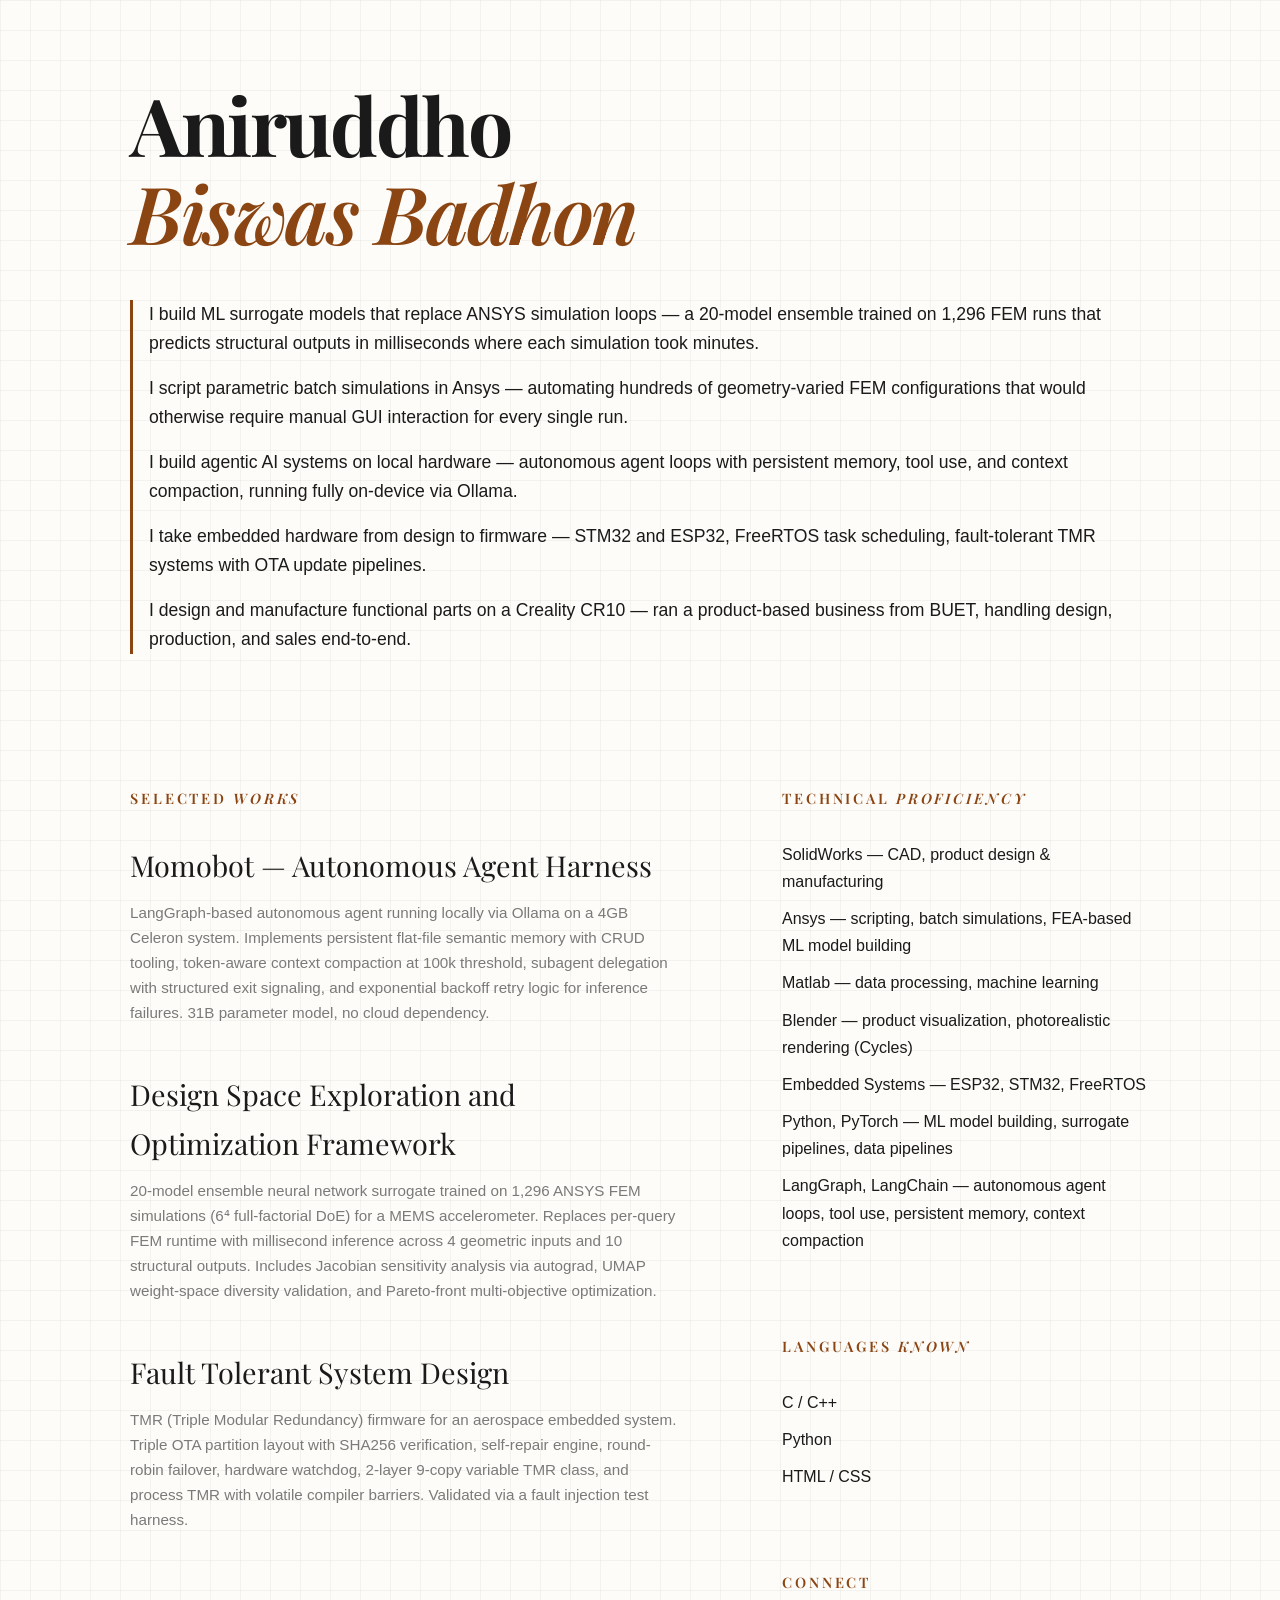
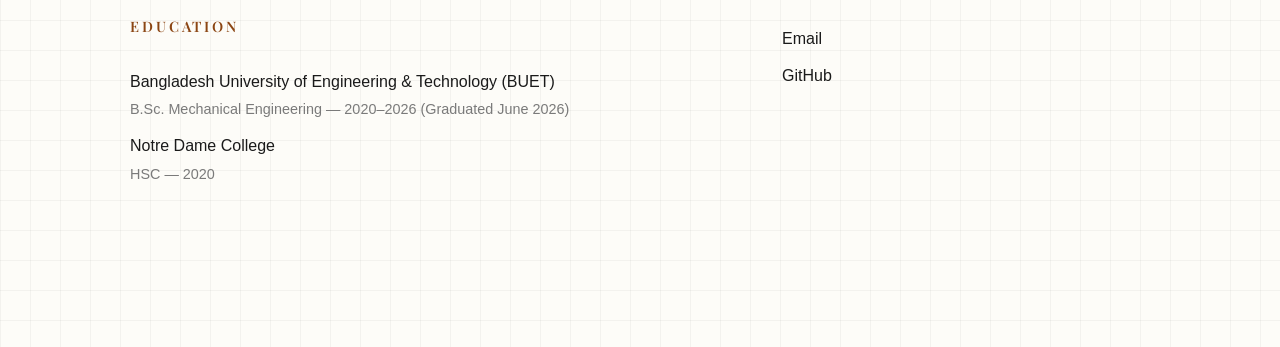
<file: index.html>
<!DOCTYPE html>
<html lang="en">

<head>
    <meta charset="UTF-8">
    <meta name="viewport" content="width=device-width, initial-scale=1.0">
    <title>Aniruddho Biswas Badhon</title>
    <link
        href="https://fonts.googleapis.com/css2?family=Playfair+Display:ital,wght@0,400;0,600;0,700;1,600&family=Inter:wght@300;400;600&display=swap"
        rel="stylesheet">
    <link rel="stylesheet" href="style.css">
</head>

<body>
    <div class="container">
        <header class="reveal">
            <h1 class="serif-display">Aniruddho <br><span class="calligraphic">Biswas Badhon</span></h1>
            <div class="tagline">
                <ul>
                    <li>I build ML surrogate models that replace ANSYS simulation loops — a 20-model ensemble trained on
                        1,296 FEM runs that predicts structural outputs in milliseconds where each simulation took
                        minutes.</li>
                    <li>I script parametric batch simulations in Ansys — automating hundreds of geometry-varied FEM
                        configurations that would otherwise require manual GUI interaction for every single run.</li>
                    <li>I build agentic AI systems on local hardware — autonomous agent loops with persistent memory,
                        tool use, and context compaction, running fully on-device via Ollama.</li>
                    <li>I take embedded hardware from design to firmware — STM32 and ESP32, FreeRTOS task scheduling,
                        fault-tolerant TMR systems with OTA update pipelines.</li>
                    <li>I design and manufacture functional parts on a Creality CR10 — ran a product-based business from
                        BUET, handling design, production, and sales end-to-end.</li>
                </ul>
            </div>
        </header>

        <div class="grid">
            <div class="main-col">
                <section class="reveal">
                    <h2 class="serif-display">Selected <span class="calligraphic">Works</span></h2>
                    <ul class="project-list">
                        <li class="serif-display">
                            <a href="momobot.html">Momobot — Autonomous Agent Harness</a>
                            <span class="project-desc">
                                LangGraph-based autonomous agent running locally via Ollama on a 4GB Celeron system.
                                Implements persistent flat-file semantic memory with CRUD tooling, token-aware context
                                compaction at 100k threshold, subagent delegation with structured exit signaling, and
                                exponential backoff retry logic for inference failures. 31B parameter model, no cloud
                                dependency.
                            </span>
                        </li>
                        <li class="serif-display">
                            <a href="surrogate-model.html">Design Space Exploration and Optimization Framework</a>
                            <span class="project-desc">
                                20-model ensemble neural network surrogate trained on 1,296 ANSYS FEM simulations
                                (6&#8308; full-factorial DoE) for a MEMS accelerometer. Replaces per-query FEM runtime
                                with millisecond inference across 4 geometric inputs and 10 structural outputs. Includes
                                Jacobian sensitivity analysis via autograd, UMAP weight-space diversity validation, and
                                Pareto-front multi-objective optimization.
                            </span>
                        </li>
                        <li class="serif-display">
                            <a href="fault-tolerant.html">Fault Tolerant System Design</a>
                            <span class="project-desc">
                                TMR (Triple Modular Redundancy) firmware for an aerospace embedded system. Triple OTA
                                partition layout with SHA256 verification, self-repair engine, round-robin failover,
                                hardware watchdog, 2-layer 9-copy variable TMR class, and process TMR with volatile
                                compiler barriers. Validated via a fault injection test harness.
                            </span>
                        </li>
                    </ul>
                </section>

                <section class="reveal">
                    <h2 class="serif-display">Education</h2>
                    <ul class="meta-list">
                        <li>Bangladesh University of Engineering &amp; Technology (BUET)<br>
                            <span style="color:var(--muted);font-size:0.9rem">B.Sc. Mechanical Engineering —
                                2020–2026 (Graduated June 2026)</span>
                        </li>
                        <li>Notre Dame College<br>
                            <span style="color:var(--muted);font-size:0.9rem">HSC — 2020</span>
                        </li>
                    </ul>
                </section>
            </div>

            <div class="side-col">
                <section class="reveal">
                    <h2 class="serif-display">Technical <span class="calligraphic">Proficiency</span></h2>
                    <ul class="meta-list">
                        <li>SolidWorks — CAD, product design &amp; manufacturing</li>
                        <li><a href="ansys.html">Ansys</a> — scripting, batch simulations, FEA-based ML model building
                        </li>
                        <li><a href="matlab.html">Matlab</a> — data processing, machine learning</li>
                        <li>Blender — product visualization, photorealistic rendering (Cycles)</li>
                        <li>Embedded Systems — ESP32, STM32, FreeRTOS</li>
                        <li>Python, PyTorch — ML model building, surrogate pipelines, data pipelines</li>
                        <li>LangGraph, LangChain — autonomous agent loops, tool use, persistent memory, context
                            compaction</li>
                    </ul>
                </section>

                <section class="reveal">
                    <h2 class="serif-display">Languages <span class="calligraphic">Known</span></h2>
                    <ul class="meta-list">
                        <li>C / C++</li>
                        <li>Python</li>
                        <li>HTML / CSS</li>
                    </ul>
                </section>

                <section class="reveal">
                    <h2 class="serif-display">Connect</h2>
                    <ul class="meta-list contact-info">
                        <li><a href="mailto:aniruddh5502@gmail.com">Email</a></li>
                        <li><a href="https://github.com/Aniruddh5502" target="_blank" rel="noopener">GitHub</a></li>
                    </ul>
                </section>
            </div>
        </div>
    </div>

    <script>
        const observerOptions = {
            threshold: 0.1
        };

        const observer = new IntersectionObserver((entries) => {
            entries.forEach(entry => {
                if (entry.isIntersecting) {
                    entry.target.classList.add('active');
                }
            });
        }, observerOptions);

        document.querySelectorAll('.reveal').forEach(el => observer.observe(el));
    </script>
</body>

</html>
</file>
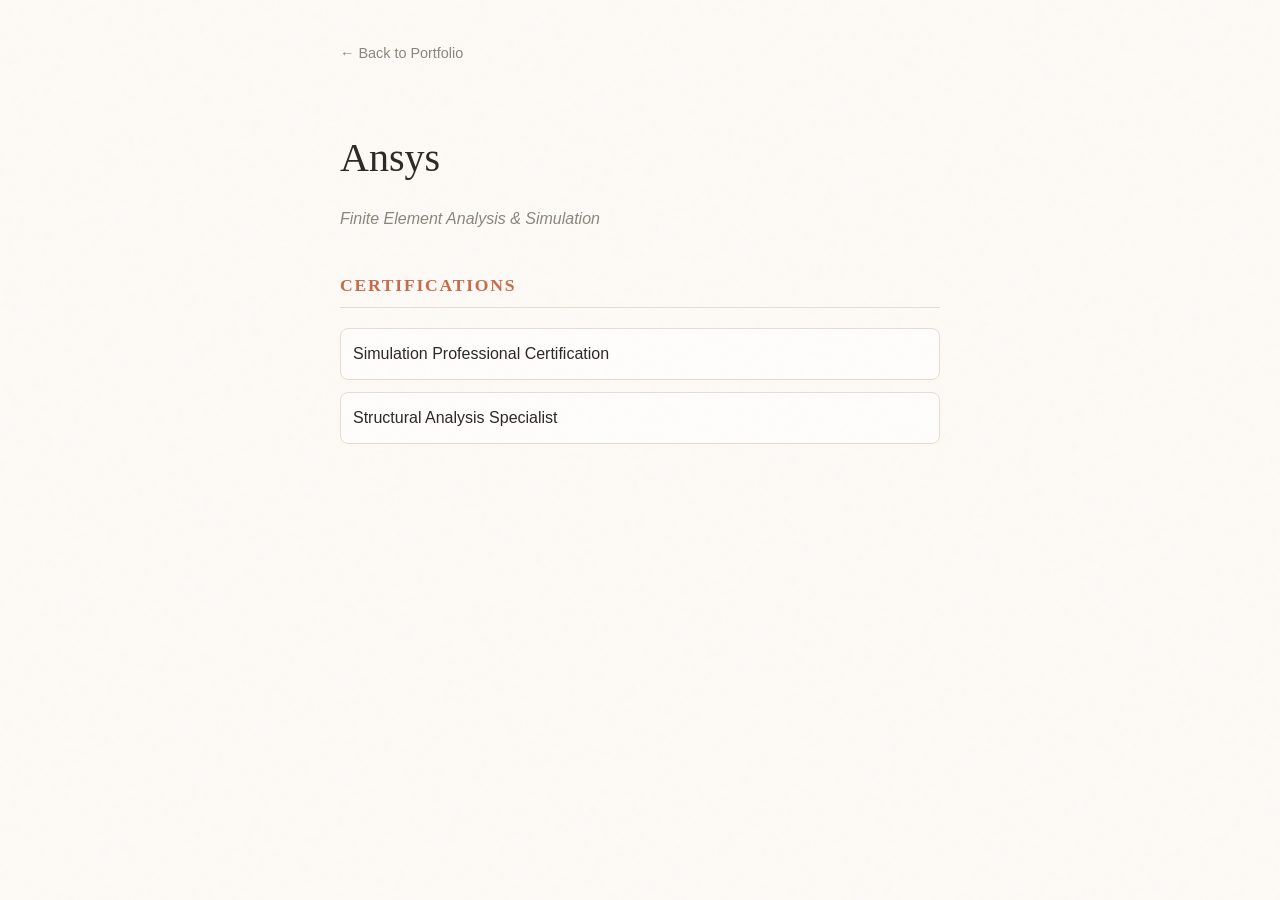
<file: ansys.html>
<!DOCTYPE html>
<html lang="en">
<head>
    <meta charset="UTF-8">
    <meta name="viewport" content="width=device-width, initial-scale=1.0">
    <title>Ansys — Aniruddho Biswas Badhon</title>
    <style>
        :root {
            --bg: #fdfaf6;
            --fg: #2d2a26;
            --accent: #c66b4d;
            --muted: #8c857d;
            --border: #e5ddd3;
            --serif: 'Georgia', 'Times New Roman', serif;
            --sans: 'Segoe UI', Tahoma, Geneva, Verdana, sans-serif;
        }

        body {
            background-color: var(--bg);
            color: var(--fg);
            font-family: var(--sans);
            margin: 0;
            padding: 40px 20px;
            display: flex;
            justify-content: center;
            line-height: 1.6;
        }

        .container {
            max-width: 600px;
            width: 100%;
            animation: fadeIn 0.6s ease-out;
        }

        @keyframes fadeIn {
            from { opacity: 0; transform: translateY(10px); }
            to { opacity: 1; transform: translateY(0); }
        }

        nav {
            margin-bottom: 60px;
        }

        nav a {
            color: var(--muted);
            text-decoration: none;
            font-size: 0.9rem;
            transition: color 0.2s ease;
        }

        nav a:hover {
            color: var(--accent);
        }

        h1 {
            font-family: var(--serif);
            font-size: 2.5rem;
            font-weight: 400;
            margin: 0 0 10px 0;
            color: var(--fg);
        }

        .subtitle {
            color: var(--muted);
            margin-bottom: 40px;
            font-style: italic;
        }

        h2 {
            font-family: var(--serif);
            font-size: 1.1rem;
            text-transform: uppercase;
            letter-spacing: 0.1em;
            color: var(--accent);
            border-bottom: 1px solid var(--border);
            padding-bottom: 8px;
            margin-bottom: 20px;
        }

        ul {
            list-style: none;
            padding: 0;
        }

        li {
            margin-bottom: 12px;
            padding: 12px;
            border: 1px solid var(--border);
            border-radius: 8px;
            transition: all 0.2s ease;
            background: rgba(255,255,255,0.5);
        }

        li:hover {
            border-color: var(--accent);
            transform: translateY(-2px);
            box-shadow: 0 4px 12px rgba(0,0,0,0.03);
        }

        body::before {
            content: "";
            position: fixed;
            top: 0; left: 0; width: 100%; height: 100%;
            opacity: 0.03;
            z-index: -1;
            pointer-events: none;
            background-image: url("data:image/svg+xml,%3Csvg viewBox='0 0 200 200' xmlns='http://www.w3.org/2000/svg'%3E%3Cfilter id='noiseFilter'%3E%3CfeTurbulence type='fractalNoise' baseFrequency='0.65536' numOctaves='3' stitchTiles='stitch'/%3E%3C/filter%3E%3Crect width='100%25' height='100%25' filter='url(%23noiseFilter)'/%3E%3C/svg%3E");
        }
    </style>
</head>
<body>
    <div class="container">
        <nav>
            <a href="index.html">← Back to Portfolio</a>
        </nav>

        <header>
            <h1>Ansys</h1>
            <p class="subtitle">Finite Element Analysis & Simulation</p>
        </header>

        <section>
            <h2>Certifications</h2>
            <ul>
                <li>Simulation Professional Certification</li>
                <li>Structural Analysis Specialist</li>
            </ul>
        </section>
    </div>
</body>
</html>
</file>
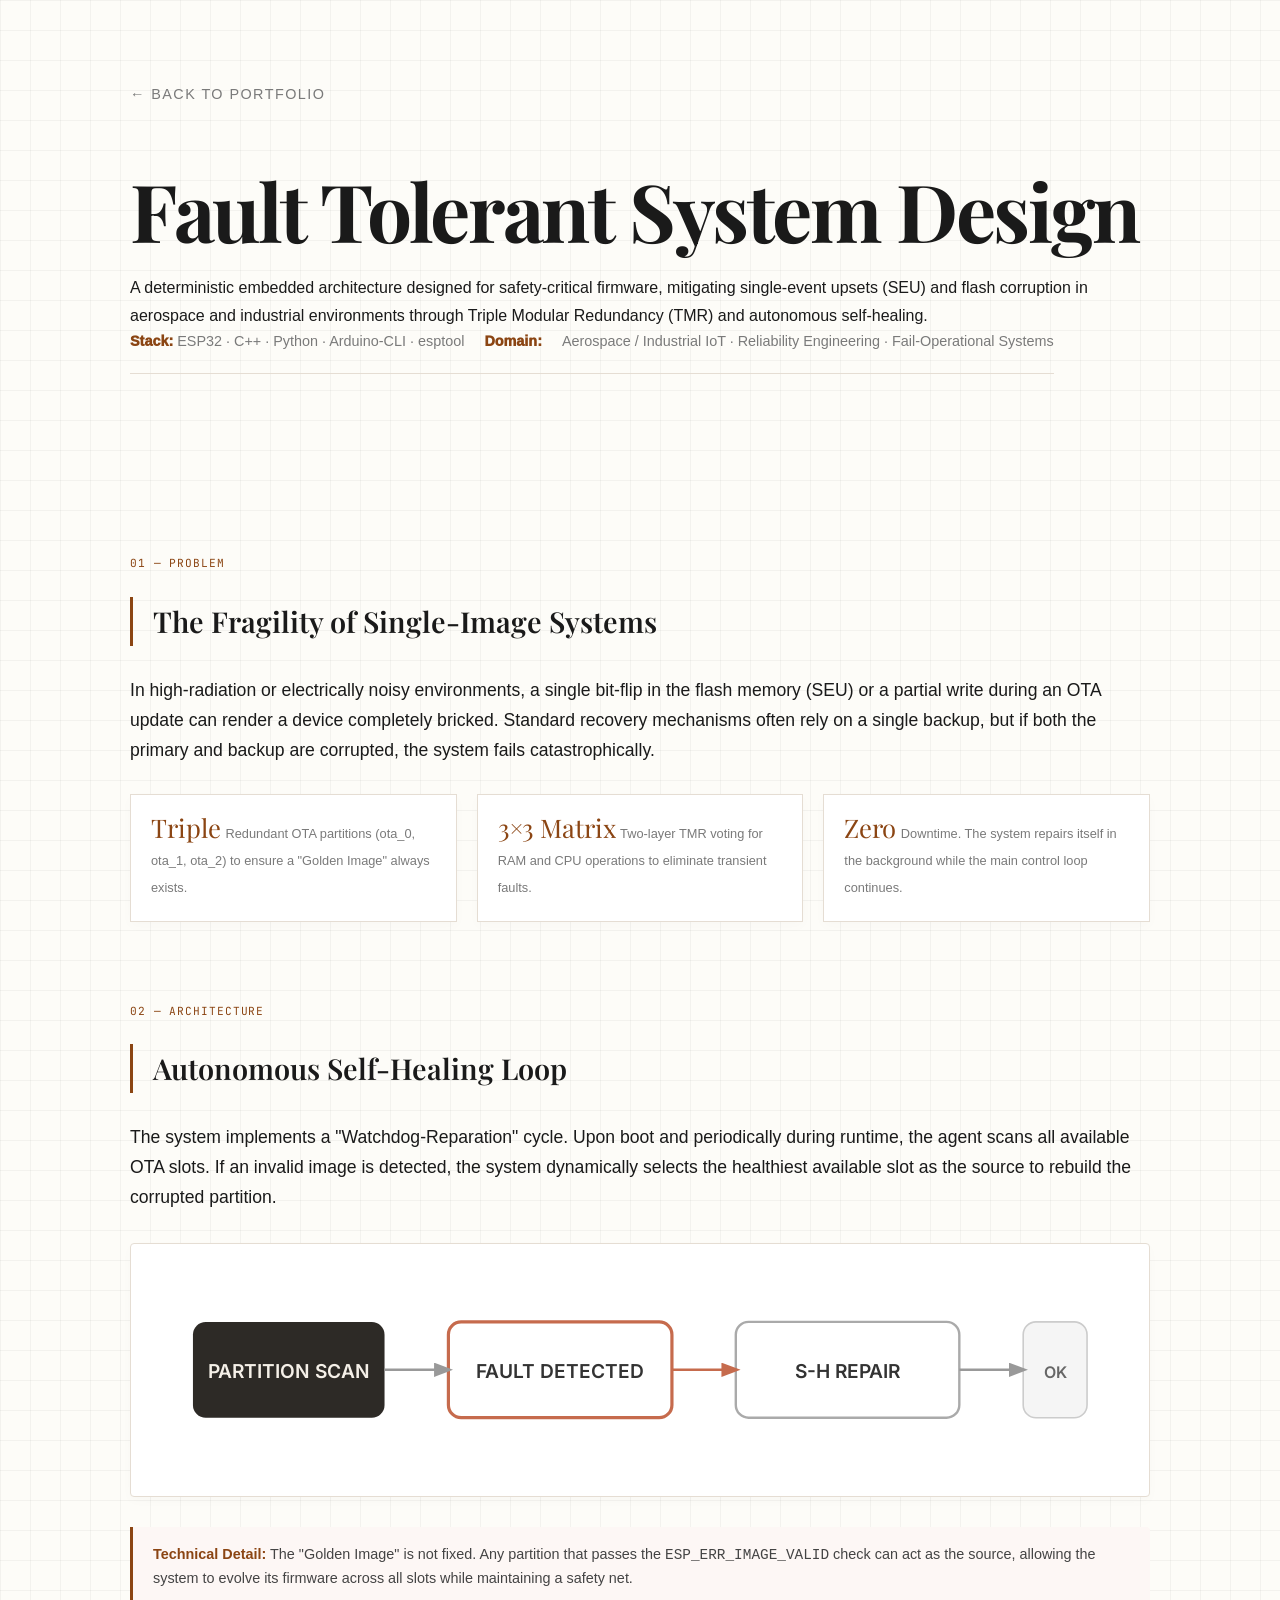
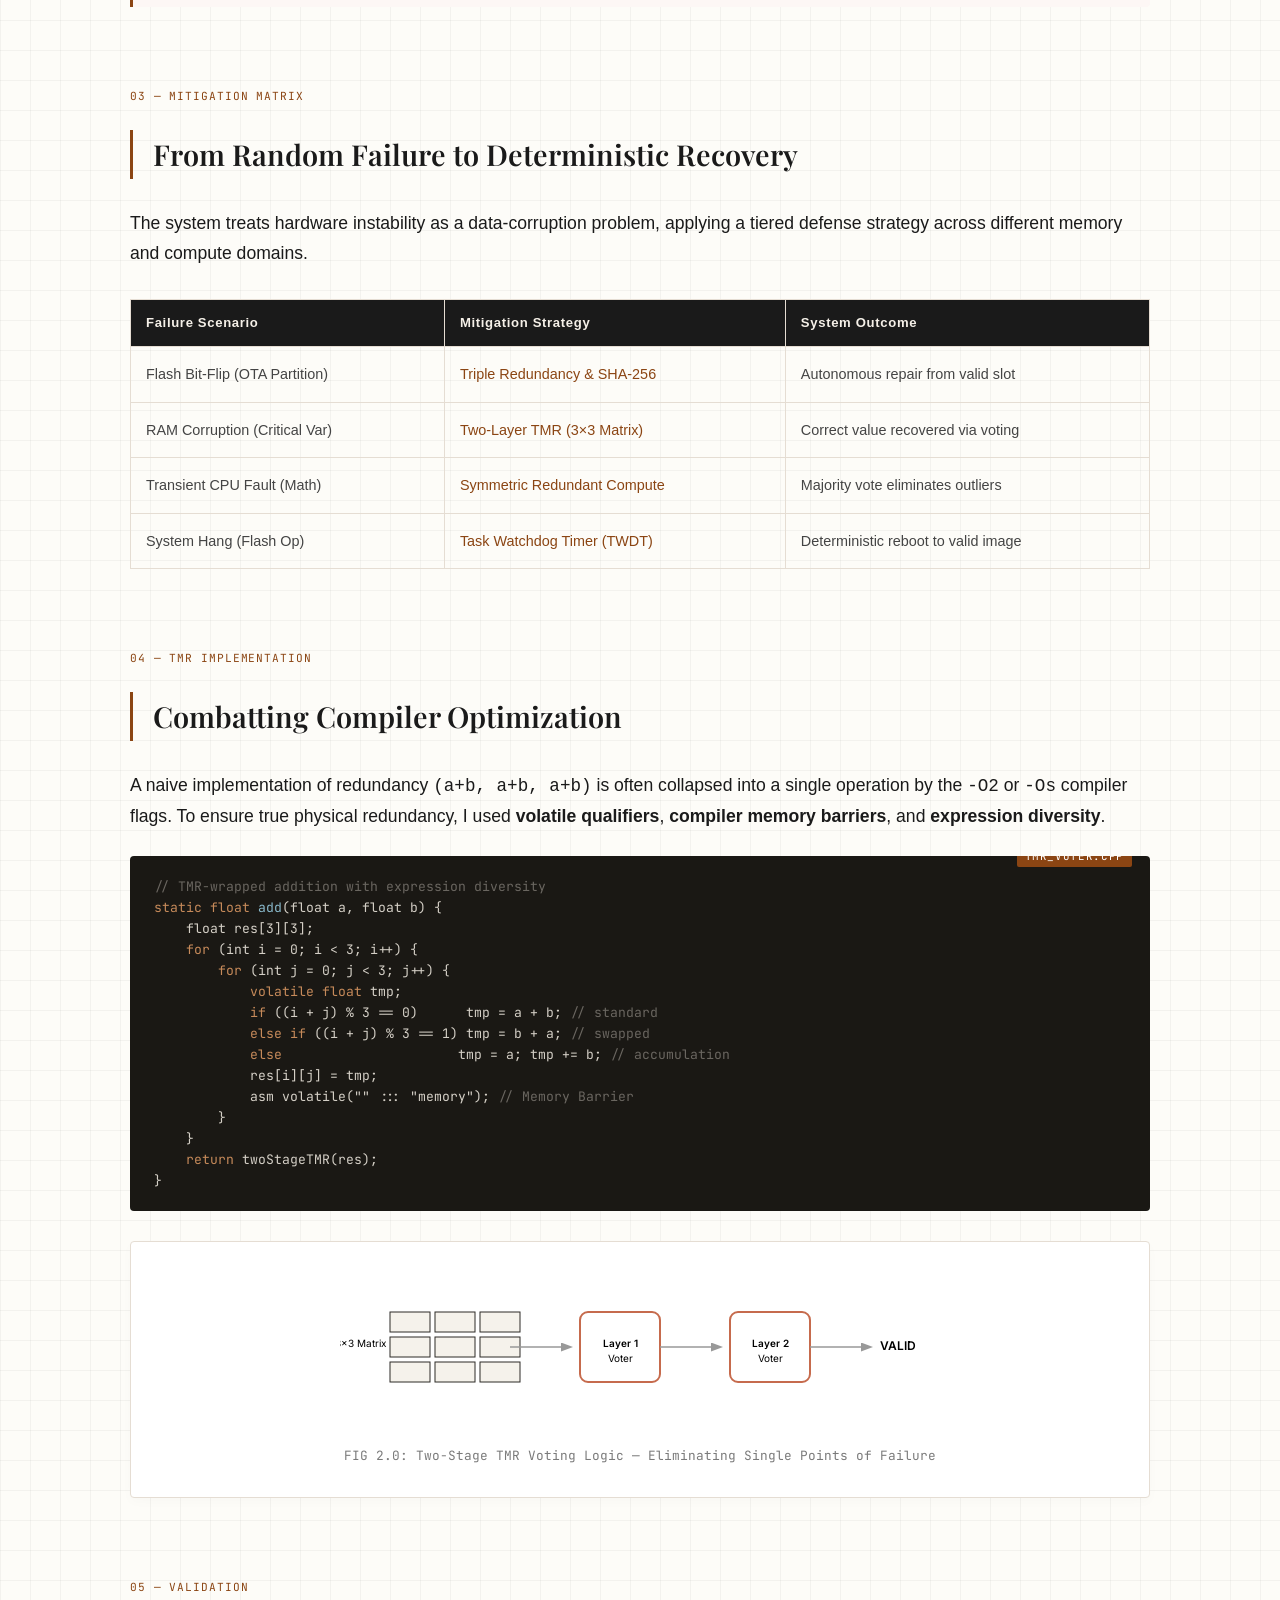
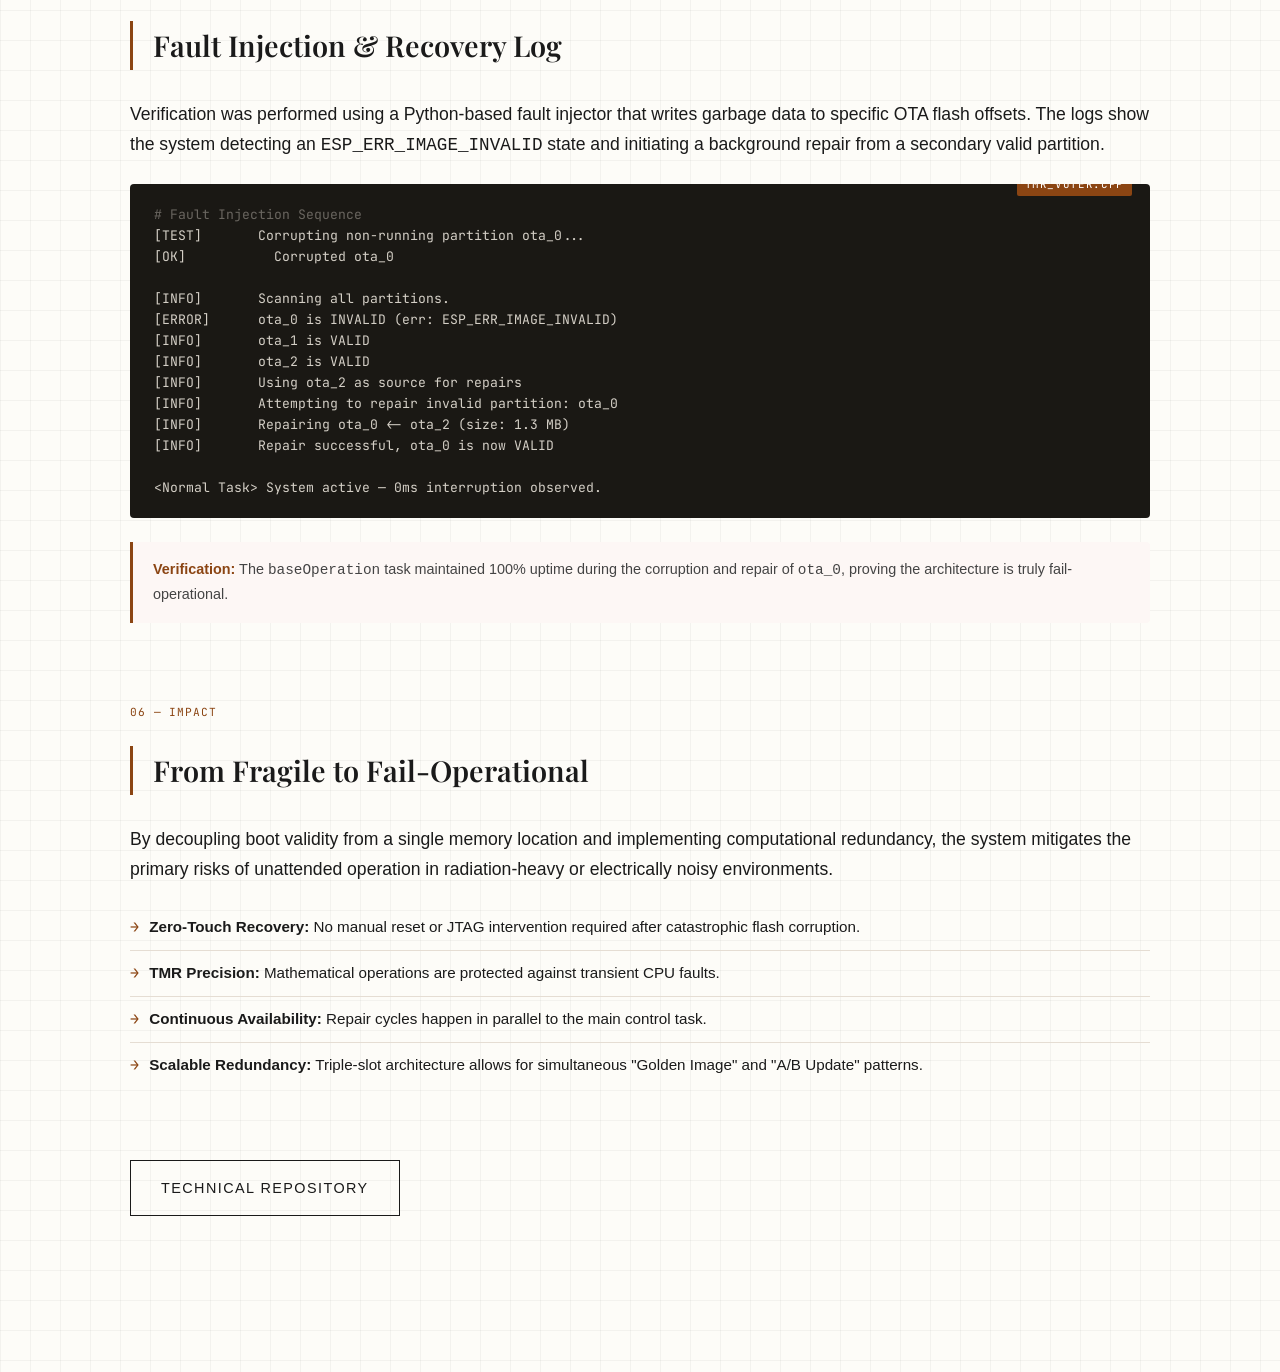
<file: fault-tolerant.html>
<!DOCTYPE html>
<html lang="en">

<head>
    <meta charset="UTF-8">
    <meta name="viewport" content="width=device-width, initial-scale=1.0">
    <title>Fault Tolerant System Design — Aniruddho Biswas Badhon</title>
    <link
        href="https://fonts.googleapis.com/css2?family=Playfair+Display:ital,wght@0,400;0,600;1,400&family=Inter:wght@300;400;500;600&family=JetBrains+Mono:wght@400;500&display=swap"
        rel="stylesheet">
    <link rel="stylesheet" href="style.css">
    <style>
        /* ── Decision Flow ── */
        .decision-flow {
            background: #fff;
            border: 1px solid var(--border);
            padding: 30px;
            border-radius: 4px;
            margin: 30px 0;
            box-shadow: 0 4px 12px rgba(0, 0, 0, 0.02);
            overflow-x: auto;
        }

        .decision-flow svg {
            display: block;
            margin: 0 auto;
            max-width: 100%;
        }

        /* ── Callout box ── */
        .callout {
            border-left: 3px solid var(--accent);
            background: #fdf7f5;
            padding: 1rem 1.25rem;
            margin: 1.5rem 0;
            border-radius: 0 4px 4px 0;
        }

        .callout p {
            margin: 0;
            font-size: 0.9rem;
            color: #444;
            line-height: 1.65;
        }

        .callout strong {
            color: var(--accent);
        }

        /* ── Section number badge ── */
        .section-num {
            font-family: var(--mono);
            font-size: 0.7rem;
            color: var(--accent);
            letter-spacing: 0.08em;
            text-transform: uppercase;
            margin-bottom: 0.4rem;
            display: block;
        }

        /* ── Metrics table ── */
        .perf-table {
            font-size: 0.9rem;
        }

        .perf-table th {
            background: var(--fg) !important;
            color: #f5f0e8 !important;
            font-family: var(--sans) !important;
            font-size: 0.82rem;
            letter-spacing: 0.05em;
            padding: 12px 15px;
        }

        .perf-table td {
            color: #444;
        }

        .perf-table tr:hover td {
            background: #fdf7f5;
        }

        /* ── Code block ── */
        .code-block {
            background: #1a1814;
            border-radius: 4px;
            padding: 1.25rem 1.5rem;
            margin: 1.5rem 0;
            overflow-x: auto;
            position: relative;
        }

        .code-block::before {
            content: "TMR_VOTER.CPP";
            position: absolute;
            top: -11px;
            right: 18px;
            font-family: var(--mono);
            font-size: 0.68rem;
            background: var(--accent);
            color: #fff;
            padding: 2px 8px;
            border-radius: 2px;
            letter-spacing: 0.06em;
        }

        .code-block pre {
            margin: 0;
            font-family: var(--mono);
            font-size: 0.82rem;
            line-height: 1.6;
            color: #d4cfc6;
        }

        .code-block .comment { color: #6a6660; }
        .code-block .keyword { color: #c68a5a; }
        .code-block .fn { color: #8abacc; }

        /* ── Impact stat cards ── */
        .impact-row {
            display: grid;
            grid-template-columns: 1fr 1fr 1fr;
            gap: 1.25rem;
            margin: 1.75rem 0;
        }

        @media (max-width: 640px) {
            .impact-row { grid-template-columns: 1fr; }
        }

        .impact-card {
            border: 1px solid var(--border);
            padding: 1.25rem;
            background: #fff;
            box-shadow: 0 4px 12px rgba(0, 0, 0, 0.02);
        }

        .impact-card .metric {
            font-family: var(--serif);
            font-size: 1.6rem;
            color: var(--accent);
            line-height: 1;
            margin-bottom: 0.4rem;
        }

        .impact-card .label {
            font-family: var(--sans);
            font-size: 0.8rem;
            color: var(--muted);
            line-height: 1.4;
        }

        .impact-list {
            list-style: none;
            padding: 0;
            margin: 1rem 0 2rem;
        }

        .impact-list li {
            padding: 0.6rem 0 0.6rem 1.2rem;
            border-bottom: 1px solid var(--border);
            font-size: 0.95rem;
            color: var(--fg);
            position: relative;
        }

        .impact-list li::before {
            content: "→";
            position: absolute;
            left: 0;
            color: var(--accent);
            font-family: var(--mono);
        }

        .impact-list li:last-child { border-bottom: none; }
    </style>
</head>

<body>
    <div class="container">
        <a href="index.html" class="back-link">← Back to Portfolio</a>

        <!-- ══ HEADER ══ -->
        <header class="reveal">
            <h1>Fault Tolerant System Design</h1>
            <div class="reliability-statement">
                A deterministic embedded architecture designed for safety-critical firmware, mitigating single-event upsets (SEU) and flash corruption in aerospace and industrial environments through Triple Modular Redundancy (TMR) and autonomous self-healing.
            </div>
            <div class="project-meta">
                <span><span class="tag">Stack:</span> ESP32 · C++ · Python · Arduino-CLI · esptool</span>
                <span class="tag">Domain:</span> Aerospace / Industrial IoT · Reliability Engineering · Fail-Operational Systems
            </div>
        </header>

        <!-- ══ 01. PROBLEM ══ -->
        <div class="content-section reveal">
            <span class="section-num">01 — Problem</span>
            <h2>The Fragility of Single-Image Systems</h2>
            <p>
                In high-radiation or electrically noisy environments, a single bit-flip in the flash memory (SEU) or a partial write during an OTA update can render a device completely bricked. Standard recovery mechanisms often rely on a single backup, but if both the primary and backup are corrupted, the system fails catastrophically.
            </p>

            <div class="impact-row">
                <div class="impact-card">
                    <span class="metric">Triple</span>
                    <span class="label">Redundant OTA partitions (ota_0, ota_1, ota_2) to ensure a "Golden Image" always exists.</span>
                </div>
                <div class="impact-card">
                    <span class="metric">3×3 Matrix</span>
                    <span class="label">Two-layer TMR voting for RAM and CPU operations to eliminate transient faults.</span>
                </div>
                <div class="impact-card">
                    <span class="metric">Zero</span>
                    <span class="label">Downtime. The system repairs itself in the background while the main control loop continues.</span>
                </div>
            </div>
        </div>

        <!-- ══ 02. ARCHITECTURE ══ -->
        <div class="content-section reveal">
            <span class="section-num">02 — Architecture</span>
            <h2>Autonomous Self-Healing Loop</h2>
            <p>
                The system implements a "Watchdog-Reparation" cycle. Upon boot and periodically during runtime, the agent scans all available OTA slots. If an invalid image is detected, the system dynamically selects the healthiest available slot as the source to rebuild the corrupted partition.
            </p>

            <div class="decision-flow">
                <svg viewBox="0 0 600 120" xmlns="http://www.w3.org/2000/svg" font-family="Inter, sans-serif">
                    <defs>
                        <marker id="ah" markerWidth="8" markerHeight="8" refX="6" refY="3" orient="auto">
                            <path d="M0,0 L0,6 L8,3 z" fill="#999" />
                        </marker>
                        <marker id="ah-accent" markerWidth="8" markerHeight="8" refX="6" refY="3" orient="auto">
                            <path d="M0,0 L0,6 L8,3 z" fill="#C66B4D" />
                        </marker>
                    </defs>
                    <rect x="20" y="30" width="120" height="60" rx="8" fill="#2D2A26" />
                    <text x="80" y="65" text-anchor="middle" fill="#f5f0e8" font-size="12" font-weight="600">PARTITION SCAN</text>

                    <rect x="180" y="30" width="140" height="60" rx="8" fill="none" stroke="#C66B4D" stroke-width="2" />
                    <text x="250" y="65" text-anchor="middle" fill="#333" font-size="12" font-weight="600">FAULT DETECTED</text>

                    <rect x="360" y="30" width="140" height="60" rx="8" fill="none" stroke="#aaa" stroke-width="1.5" />
                    <text x="430" y="65" text-anchor="middle" fill="#333" font-size="12" font-weight="600">S-H REPAIR</text>

                    <rect x="540" y="30" width="40" height="60" rx="8" fill="#f5f5f5" stroke="#ccc" />
                    <text x="560" y="65" text-anchor="middle" fill="#666" font-size="10" font-weight="600">OK</text>

                    <line x1="140" y1="60" x2="180" y2="60" stroke="#999" stroke-width="1.5" marker-end="url(#ah)" />
                    <line x1="320" y1="60" x2="360" y2="60" stroke="#C66B4D" stroke-width="1.5" marker-end="url(#ah-accent)" />
                    <line x1="500" y1="60" x2="540" y2="60" stroke="#999" stroke-width="1.5" marker-end="url(#ah)" />
                </svg>
            </div>

            <div class="callout">
                <p>
                    <strong>Technical Detail:</strong> The "Golden Image" is not fixed. Any partition that passes the 
                    <code>ESP_ERR_IMAGE_VALID</code> check can act as the source, allowing the system to evolve its 
                    firmware across all slots while maintaining a safety net.
                </p>
            </div>
        </div>

        <!-- ══ 03. MITIGATION ══ -->
        <div class="content-section reveal">
            <span class="section-num">03 — Mitigation Matrix</span>
            <h2>From Random Failure to Deterministic Recovery</h2>
            <p>
                The system treats hardware instability as a data-corruption problem, applying a tiered defense 
                strategy across different memory and compute domains.
            </p>
            <table class="perf-table">
                <thead>
                    <tr>
                        <th>Failure Scenario</th>
                        <th>Mitigation Strategy</th>
                        <th>System Outcome</th>
                    </tr>
                </thead>
                <tbody>
                    <tr>
                        <td>Flash Bit-Flip (OTA Partition)</td>
                        <td>Triple Redundancy & SHA-256</td>
                        <td>Autonomous repair from valid slot</td>
                    </tr>
                    <tr>
                        <td>RAM Corruption (Critical Var)</td>
                        <td>Two-Layer TMR (3×3 Matrix)</td>
                        <td>Correct value recovered via voting</td>
                    </tr>
                    <tr>
                        <td>Transient CPU Fault (Math)</td>
                        <td>Symmetric Redundant Compute</td>
                        <td>Majority vote eliminates outliers</td>
                    </tr>
                    <tr>
                        <td>System Hang (Flash Op)</td>
                        <td>Task Watchdog Timer (TWDT)</td>
                        <td>Deterministic reboot to valid image</td>
                    </tr>
                </tbody>
            </table>
        </div>

        <!-- ══ 04. TMR IMPLEMENTATION ══ -->
        <div class="content-section reveal">
            <span class="section-num">04 — TMR Implementation</span>
            <h2>Combatting Compiler Optimization</h2>
            <p>
                A naive implementation of redundancy <code>(a+b, a+b, a+b)</code> is often collapsed into a single 
                operation by the <code>-O2</code> or <code>-Os</code> compiler flags. To ensure true physical 
                redundancy, I used <strong>volatile qualifiers</strong>, <strong>compiler memory barriers</strong>, 
                and <strong>expression diversity</strong>.
            </p>
            <div class="code-block">
                <pre><span class="comment">// TMR-wrapped addition with expression diversity</span>
<span class="keyword">static float</span> <span class="fn">add</span>(float a, float b) {
    float res[3][3];
    <span class="keyword">for</span> (int i = 0; i < 3; i++) {
        <span class="keyword">for</span> (int j = 0; j < 3; j++) {
            <span class="keyword">volatile float</span> tmp;
            <span class="keyword">if</span> ((i + j) % 3 == 0)      tmp = a + b; <span class="comment">// standard</span>
            <span class="keyword">else if</span> ((i + j) % 3 == 1) tmp = b + a; <span class="comment">// swapped</span>
            <span class="keyword">else</span>                      tmp = a; tmp += b; <span class="comment">// accumulation</span>
            res[i][j] = tmp;
            asm volatile(<span class="str">""</span> ::: <span class="str">"memory"</span>); <span class="comment">// Memory Barrier</span>
        }
    }
    <span class="keyword">return</span> twoStageTMR(res);
}</pre>
            </div>

            <div class="diagram-container">
                <svg width="600" height="150" viewBox="0 0 600 150" xmlns="http://www.w3.org/2000/svg" font-family="Inter, sans-serif">
                    <g transform="translate(50, 40)">
                        <rect x="0" y="0" width="40" height="20" fill="#f5f2eb" stroke="#2D2A26"/>
                        <rect x="45" y="0" width="40" height="20" fill="#f5f2eb" stroke="#2D2A26"/>
                        <rect x="90" y="0" width="40" height="20" fill="#f5f2eb" stroke="#2D2A26"/>
                        <rect x="0" y="25" width="40" height="20" fill="#f5f2eb" stroke="#2D2A26"/>
                        <rect x="45" y="25" width="40" height="20" fill="#f5f2eb" stroke="#2D2A26"/>
                        <rect x="90" y="25" width="40" height="20" fill="#f5f2eb" stroke="#2D2A26"/>
                        <rect x="0" y="50" width="40" height="20" fill="#f5f2eb" stroke="#2D2A26"/>
                        <rect x="45" y="50" width="40" height="20" fill="#f5f2eb" stroke="#2D2A26"/>
                        <rect x="90" y="50" width="40" height="20" fill="#f5f2eb" stroke="#2D2A26"/>
                        <text x="-30" y="35" font-size="10" text-anchor="middle">3×3 Matrix</text>
                    </g>
                    <line x1="170" y1="75" x2="230" y2="75" stroke="#999" stroke-width="1.5" marker-end="url(#ah)" />
                    <g transform="translate(240, 40)">
                        <rect x="0" y="0" width="80" height="70" rx="8" fill="none" stroke="#C66B4D" stroke-width="2"/>
                        <text x="40" y="35" text-anchor="middle" font-size="10" font-weight="600">Layer 1</text>
                        <text x="40" y="50" text-anchor="middle" font-size="10">Voter</text>
                    </g>
                    <line x1="320" y1="75" x2="380" y2="75" stroke="#999" stroke-width="1.5" marker-end="url(#ah)" />
                    <g transform="translate(390, 40)">
                        <rect x="0" y="0" width="80" height="70" rx="8" fill="none" stroke="#C66B4D" stroke-width="2"/>
                        <text x="40" y="35" text-anchor="middle" font-size="10" font-weight="600">Layer 2</text>
                        <text x="40" y="50" text-anchor="middle" font-size="10">Voter</text>
                    </g>
                    <line x1="470" y1="75" x2="530" y2="75" stroke="#999" stroke-width="1.5" marker-end="url(#ah)" />
                    <text x="540" y="78" font-size="12" font-weight="600">VALID</text>
                </svg>
                <span class="diagram-label">FIG 2.0: Two-Stage TMR Voting Logic — Eliminating Single Points of Failure</span>
            </div>
        </div>

        <!-- ══ 05. VALIDATION ══ -->
        <div class="content-section reveal">
            <span class="section-num">05 — Validation</span>
            <h2>Fault Injection & Recovery Log</h2>
            <p>
                Verification was performed using a Python-based fault injector that writes garbage data to specific 
                OTA flash offsets. The logs show the system detecting an <code>ESP_ERR_IMAGE_INVALID</code> state 
                and initiating a background repair from a secondary valid partition.
            </p>
            <div class="code-block">
                <pre><span class="comment"># Fault Injection Sequence</span>
[TEST]       Corrupting non-running partition ota_0...
[OK]           Corrupted ota_0

[INFO]       Scanning all partitions.
[ERROR]      ota_0 is INVALID (err: ESP_ERR_IMAGE_INVALID)
[INFO]       ota_1 is VALID
[INFO]       ota_2 is VALID
[INFO]       Using ota_2 as source for repairs
[INFO]       Attempting to repair invalid partition: ota_0
[INFO]       Repairing ota_0 &lt;- ota_2 (size: 1.3 MB)
[INFO]       Repair successful, ota_0 is now VALID

&lt;Normal Task&gt; System active — 0ms interruption observed.</pre>
            </div>
            <div class="callout">
                <p>
                    <strong>Verification:</strong> The <code>baseOperation</code> task maintained 100% uptime 
                    during the corruption and repair of <code>ota_0</code>, proving the architecture is 
                    truly fail-operational.
                </p>
            </div>
        </div>

        <!-- ══ 06. IMPACT ══ -->
        <div class="content-section reveal">
            <span class="section-num">06 — Impact</span>
            <h2>From Fragile to Fail-Operational</h2>
            <p>
                By decoupling boot validity from a single memory location and implementing computational redundancy, 
                the system mitigates the primary risks of unattended operation in radiation-heavy or 
                electrically noisy environments.
            </p>
            <ul class="impact-list">
                <li><strong>Zero-Touch Recovery:</strong> No manual reset or JTAG intervention required after catastrophic flash corruption.</li>
                <li><strong>TMR Precision:</strong> Mathematical operations are protected against transient CPU faults.</li>
                <li><strong>Continuous Availability:</strong> Repair cycles happen in parallel to the main control task.</li>
                <li><strong>Scalable Redundancy:</strong> Triple-slot architecture allows for simultaneous "Golden Image" and "A/B Update" patterns.</li>
            </ul>
            <a href="https://github.com/Aniruddh5502/fault-tolerant-system-design-ESP32.git" target="_blank" class="github-cta">Technical Repository</a>
        </div>
    </div>

    <script>
        const observer = new IntersectionObserver((entries) => {
            entries.forEach(entry => {
                if (entry.isIntersecting) entry.target.classList.add('active');
            });
        }, { threshold: 0.08 });
        document.querySelectorAll('.reveal').forEach(el => observer.observe(el));
    </script>
</body>

</html>
</file>
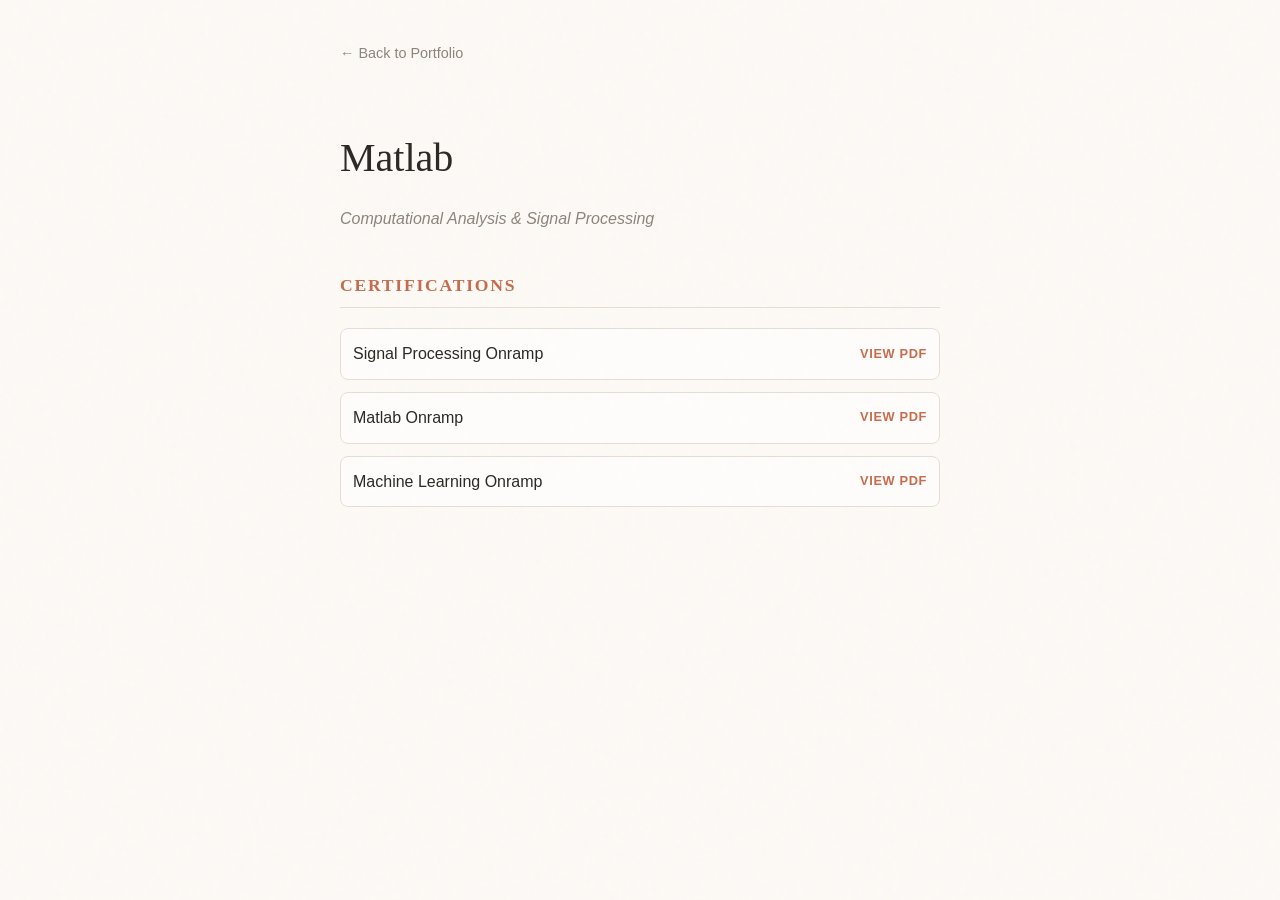
<file: matlab.html>
<!DOCTYPE html>
<html lang="en">
<head>
    <meta charset="UTF-8">
    <meta name="viewport" content="width=device-width, initial-scale=1.0">
    <title>Matlab — Aniruddho Biswas Badhon</title>
    <style>
        :root {
            --bg: #fdfaf6;
            --fg: #2d2a26;
            --accent: #c66b4d;
            --muted: #8c857d;
            --border: #e5ddd3;
            --serif: 'Georgia', 'Times New Roman', serif;
            --sans: 'Segoe UI', Tahoma, Geneva, Verdana, sans-serif;
        }

        body {
            background-color: var(--bg);
            color: var(--fg);
            font-family: var(--sans);
            margin: 0;
            padding: 40px 20px;
            display: flex;
            justify-content: center;
            line-height: 1.6;
        }

        .container {
            max-width: 600px;
            width: 100%;
            animation: fadeIn 0.6s ease-out;
        }

        @keyframes fadeIn {
            from { opacity: 0; transform: translateY(10px); }
            to { opacity: 1; transform: translateY(0); }
        }

        nav {
            margin-bottom: 60px;
        }

        nav a {
            color: var(--muted);
            text-decoration: none;
            font-size: 0.9rem;
            transition: color 0.2s ease;
        }

        nav a:hover {
            color: var(--accent);
        }

        h1 {
            font-family: var(--serif);
            font-size: 2.5rem;
            font-weight: 400;
            margin: 0 0 10px 0;
            color: var(--fg);
        }

        .subtitle {
            color: var(--muted);
            margin-bottom: 40px;
            font-style: italic;
        }

        h2 {
            font-family: var(--serif);
            font-size: 1.1rem;
            text-transform: uppercase;
            letter-spacing: 0.1em;
            color: var(--accent);
            border-bottom: 1px solid var(--border);
            padding-bottom: 8px;
            margin-bottom: 20px;
        }

        ul {
            list-style: none;
            padding: 0;
        }

        li {
            margin-bottom: 12px;
            padding: 12px;
            border: 1px solid var(--border);
            border-radius: 8px;
            transition: all 0.2s ease;
            background: rgba(255,255,255,0.5);
            display: flex;
            justify-content: space-between;
            align-items: center;
        }

        li:hover {
            border-color: var(--accent);
            transform: translateY(-2px);
            box-shadow: 0 4px 12px rgba(0,0,0,0.03);
        }

        .cert-link {
            font-size: 0.8rem;
            color: var(--accent);
            text-decoration: none;
            font-weight: 600;
            text-transform: uppercase;
            letter-spacing: 0.05em;
        }

        body::before {
            content: "";
            position: fixed;
            top: 0; left: 0; width: 100%; height: 100%;
            opacity: 0.03;
            z-index: -1;
            pointer-events: none;
            background-image: url("data:image/svg+xml,%3Csvg viewBox='0 0 200 200' xmlns='http://www.w3.org/2000/svg'%3E%3Cfilter id='noiseFilter'%3E%3CfeTurbulence type='fractalNoise' baseFrequency='0.65536' numOctaves='3' stitchTiles='stitch'/%3E%3C/filter%3E%3Crect width='100%25' height='100%25' filter='url(%23noiseFilter)'/%3E%3C/svg%3E");
        }
    </style>
</head>
<body>
    <div class="container">
        <nav>
            <a href="index.html">← Back to Portfolio</a>
        </nav>

        <header>
            <h1>Matlab</h1>
            <p class="subtitle">Computational Analysis & Signal Processing</p>
        </header>

        <section>
            <h2>Certifications</h2>
            <ul>
                <li>
                    <span>Signal Processing Onramp</span>
                    <a href="signal_processing_onramp.pdf" class="cert-link">View PDF</a>
                </li>
                <li>
                    <span>Matlab Onramp</span>
                    <a href="certificate_matlab_onramp.pdf" class="cert-link">View PDF</a>
                </li>
                <li>
                    <span>Machine Learning Onramp</span>
                    <a href="certificate.pdf" class="cert-link">View PDF</a>
                </li>
            </ul>
        </section>
    </div>
</body>
</html>
</file>
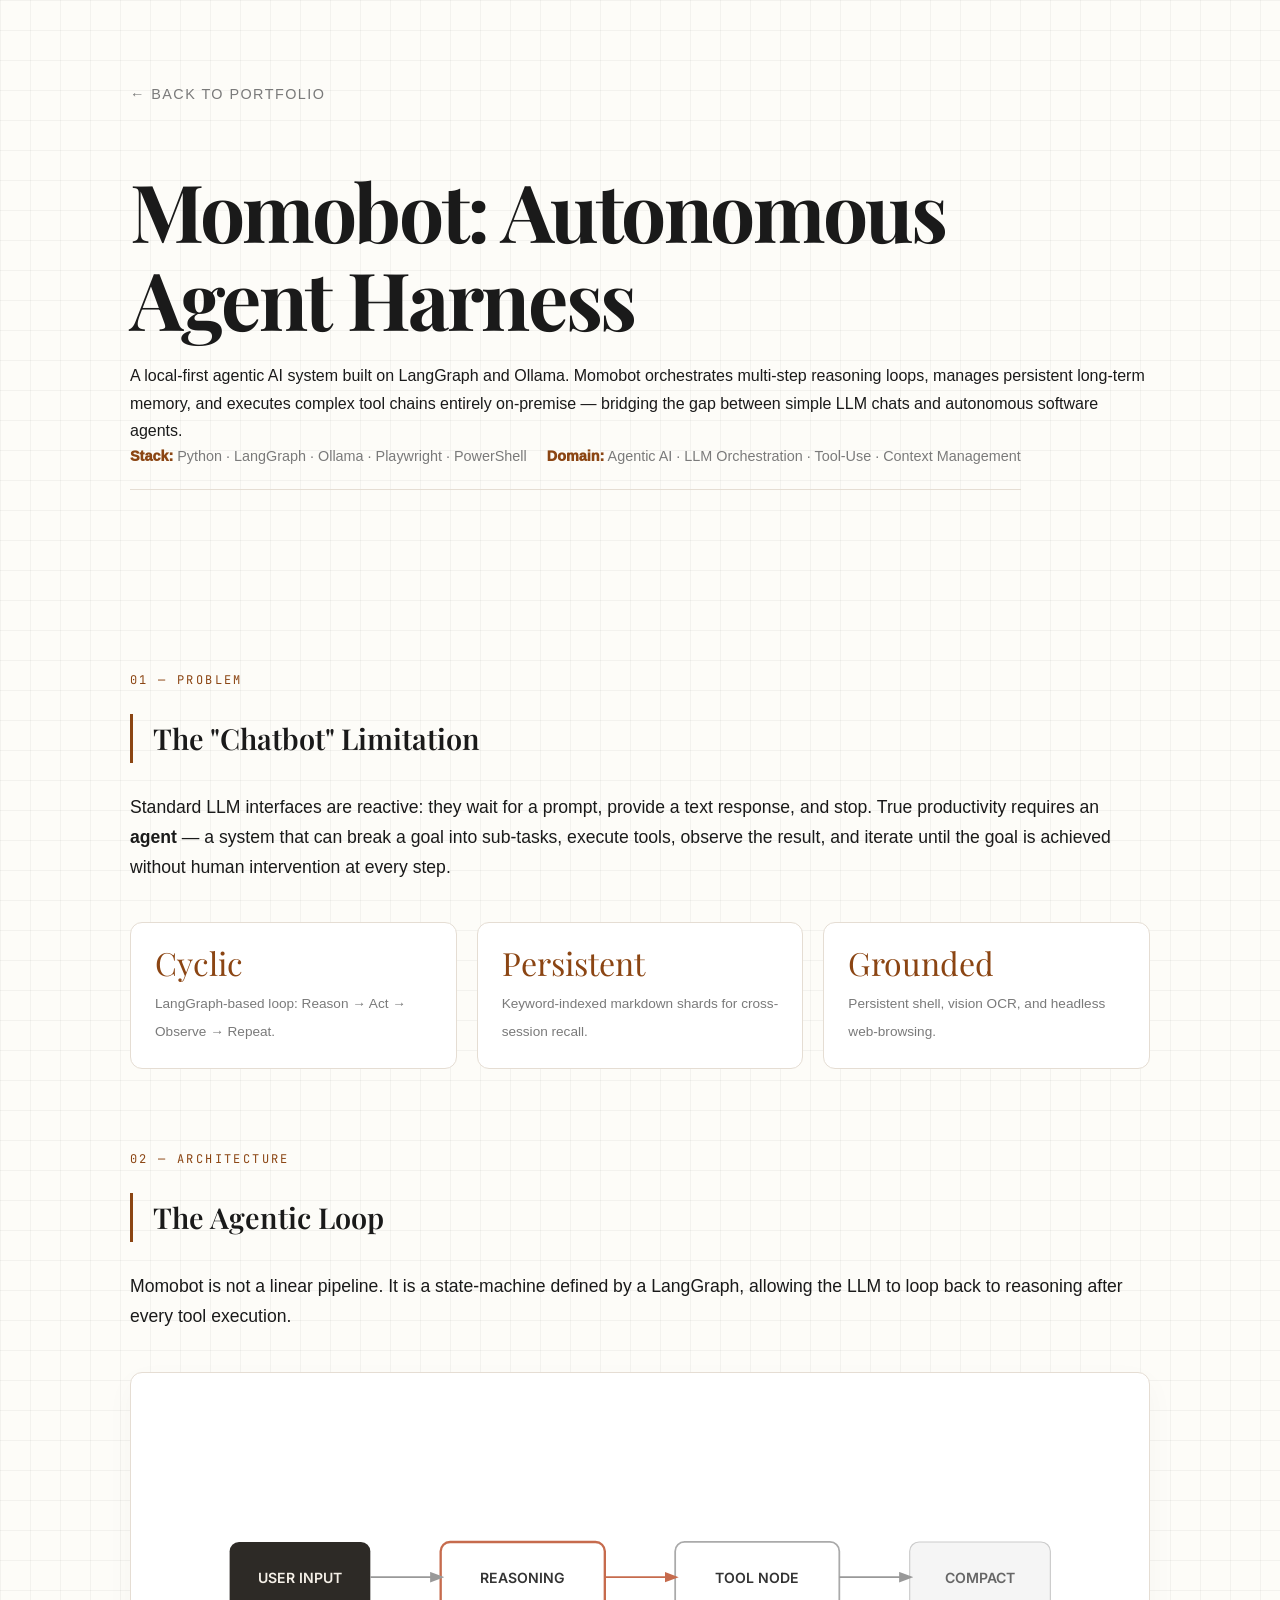
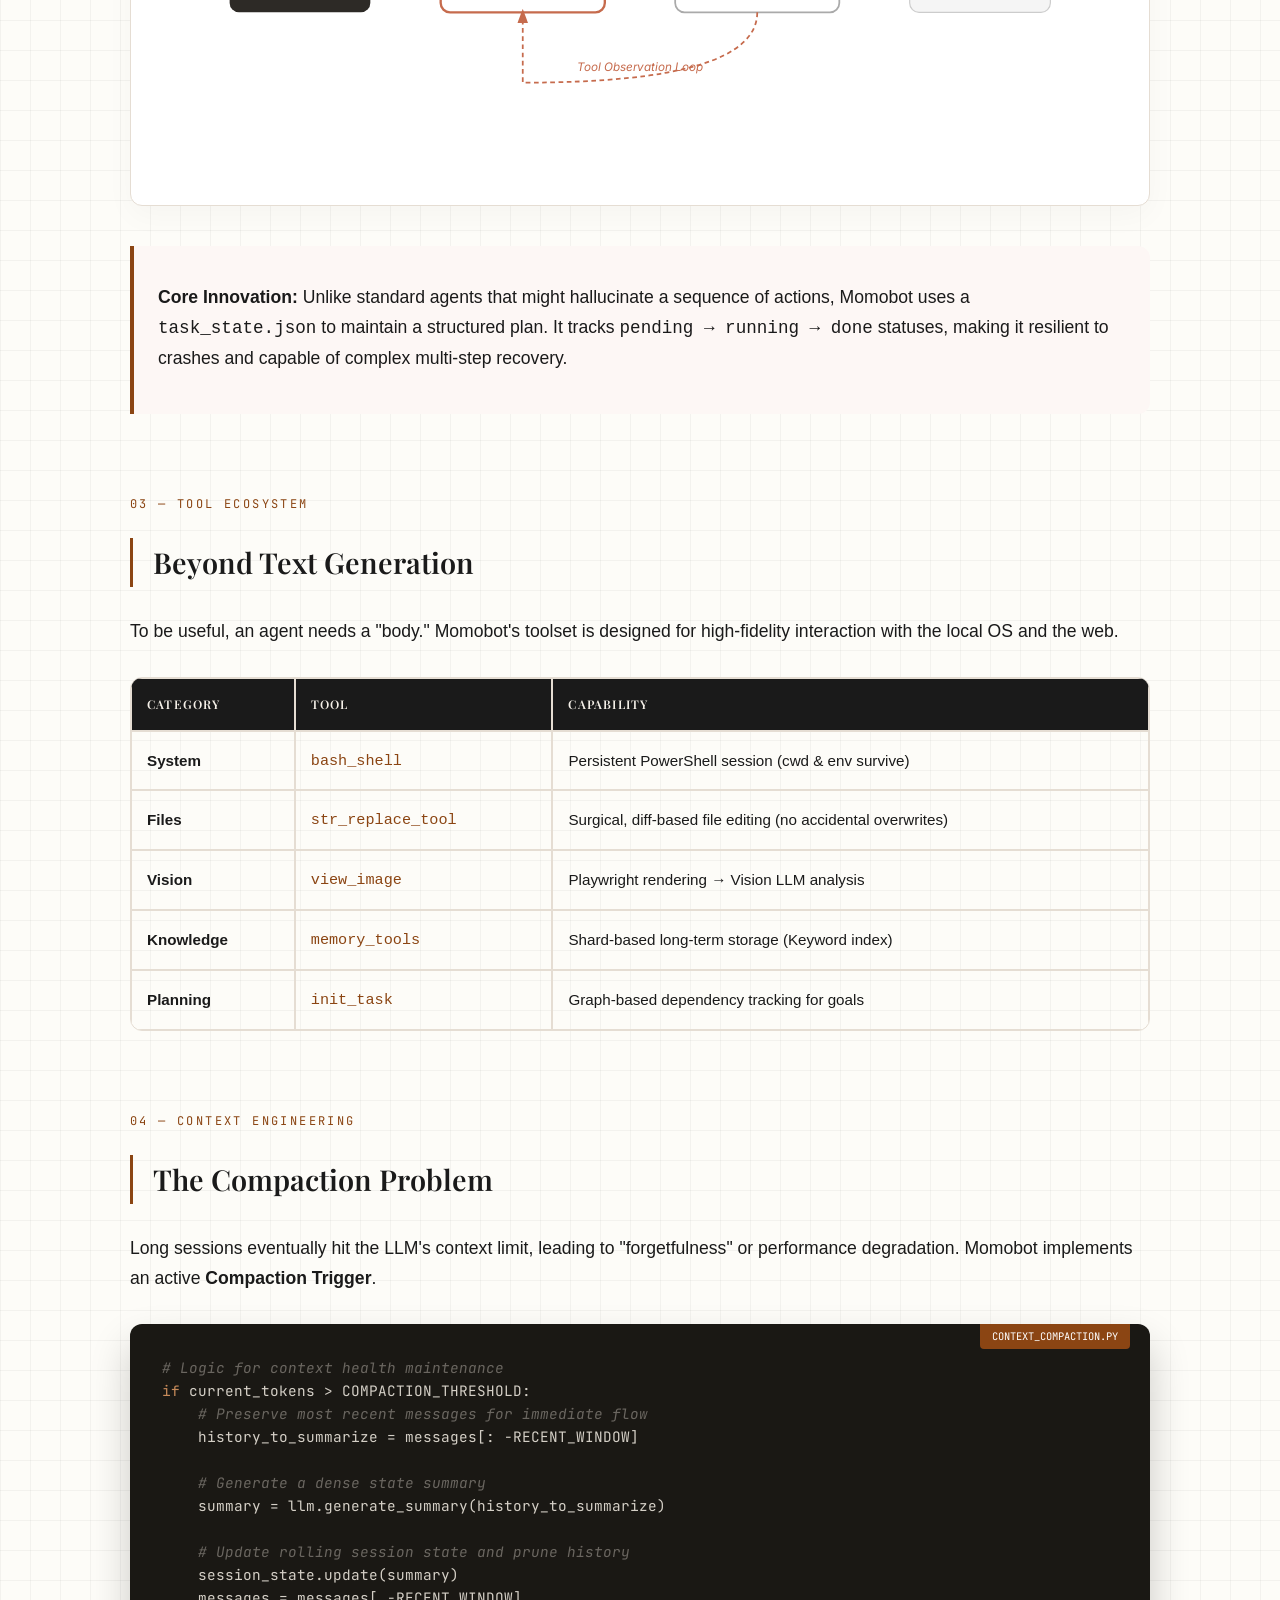
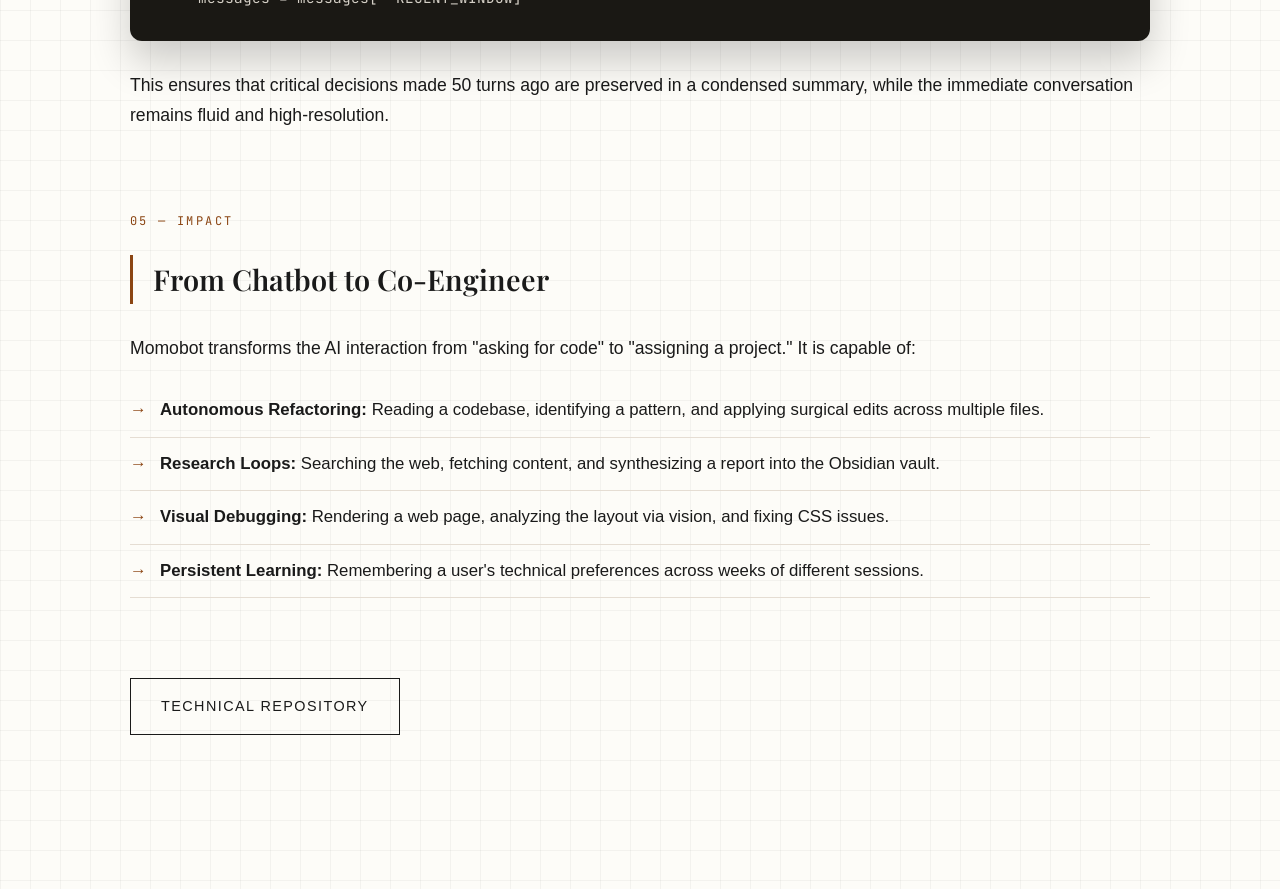
<file: momobot.html>
<!DOCTYPE html>
<html lang="en">

<head>
    <meta charset="UTF-8">
    <meta name="viewport" content="width=device-width, initial-scale=1.0">
    <title>Momobot — Autonomous Agent Harness — Aniruddho Biswas Badhon</title>
    <link
        href="https://fonts.googleapis.com/css2?family=Playfair+Display:ital,wght@0,400;0,600;1,400&family=Inter:wght@300;400;500;600&family=JetBrains+Mono:wght@400;500&display=swap"
        rel="stylesheet">
    <link rel="stylesheet" href="style.css">
    <style>
        /* ── Overrides for a "Technical Agent" Aesthetic ── */
        :root {
            --radius-custom: 12px;
        }

        /* Decision Flow - Precision Grid */
        .decision-flow {
            background: #fff;
            border: 1px solid var(--border);
            padding: 40px;
            border-radius: var(--radius-custom);
            margin: 40px 0;
            box-shadow: 0 10px 30px rgba(0, 0, 0, 0.03);
            overflow-x: auto;
        }

        .decision-flow svg {
            display: block;
            margin: 0 auto;
            max-width: 100%;
        }

        /* Impact Cards - Modernized */
        .impact-row {
            display: grid;
            grid-template-columns: repeat(3, 1fr);
            gap: 20px;
            margin: 40px 0;
        }

        .impact-card {
            border: 1px solid var(--border);
            padding: 24px;
            background: #fff;
            border-radius: var(--radius-custom);
            transition: var(--transition);
        }

        .impact-card:hover {
            border-color: var(--accent);
            transform: translateY(-5px);
            box-shadow: 0 12px 24px rgba(0,0,0,0.05);
        }

        .impact-card .metric {
            font-family: var(--serif);
            font-size: 2rem;
            color: var(--accent);
            line-height: 1;
            margin-bottom: 10px;
            display: block;
        }

        .impact-card .label {
            font-size: 0.85rem;
            color: var(--muted);
            line-height: 1.5;
        }

        /* Refined Tables */
        .perf-table {
            width: 100%;
            border-collapse: separate;
            border-spacing: 0;
            margin: 30px 0;
            border-radius: var(--radius-custom);
            overflow: hidden;
            border: 1px solid var(--border);
        }

        .perf-table th {
            background: var(--fg) !important;
            color: #f5f0e8 !important;
            text-transform: uppercase;
            letter-spacing: 0.1em;
            font-size: 0.75rem;
            padding: 15px;
        }

        .perf-table td {
            padding: 15px;
            border-bottom: 1px solid var(--border);
        }

        /* Technical Callouts */
        .callout {
            border-left: 4px solid var(--accent);
            background: #fdf7f5;
            padding: 20px 24px;
            margin: 30px 0;
            border-radius: 0 var(--radius-custom) var(--radius-custom) 0;
        }

        /* Code Block - a a la a developer's terminal */
        .code-block {
            background: #1a1814;
            border-radius: var(--radius-custom);
            padding: 2rem;
            margin: 30px 0;
            position: relative;
            box-shadow: 0 20px 40px rgba(0,0,0,0.2);
        }

        .code-block::before {
            content: "CONTEXT_COMPACTION.PY";
            position: absolute;
            top: 0;
            right: 20px;
            font-family: var(--mono);
            font-size: 0.65rem;
            background: var(--accent);
            color: #fff;
            padding: 4px 12px;
            border-radius: 0 0 4px 4px;
        }

        .code-block pre {
            margin: 0;
            font-family: var(--mono);
            font-size: 0.9rem;
            color: #d4cfc6;
            line-height: 1.6;
        }

        .code-block .comment { color: #6a6660; font-style: italic; }
        .code-block .keyword { color: #c68a5a; }
        .code-block .fn { color: #8abacc; }

        .section-num {
            font-family: var(--mono);
            font-size: 0.75rem;
            color: var(--accent);
            letter-spacing: 0.2em;
            text-transform: uppercase;
            margin-bottom: 10px;
            display: block;
        }

        .impact-list {
            list-style: none;
            padding: 0;
            margin: 20px 0 40px;
        }

        .impact-list li {
            padding: 12px 0 12px 30px;
            border-bottom: 1px solid var(--border);
            position: relative;
            font-size: 1.05rem;
        }

        .impact-list li::before {
            content: "→";
            position: absolute;
            left: 0;
            color: var(--accent);
            font-weight: bold;
        }

        @media (max-width: 800px) {
            .impact-row { grid-template-columns: 1fr; }
        }
    </style>
</head>

<body>
    <div class="container">
        <a href="index.html" class="back-link">← Back to Portfolio</a>

        <!-- ══ HEADER ══ -->
        <header class="reveal">
            <h1>Momobot: Autonomous Agent Harness</h1>
            <div class="reliability-statement">
                A local-first agentic AI system built on LangGraph and Ollama. Momobot orchestrates multi-step 
                reasoning loops, manages persistent long-term memory, and executes complex tool chains 
                entirely on-premise — bridging the gap between simple LLM chats and autonomous software agents.
            </div>
            <div class="project-meta">
                <span><span class="tag">Stack:</span> Python · LangGraph · Ollama · Playwright · PowerShell</span>
                <span><span class="tag">Domain:</span> Agentic AI · LLM Orchestration · Tool-Use · Context Management</span>
            </div>
        </header>

        <!-- ══ 01. THE PROBLEM ══ -->
        <div class="content-section reveal">
            <span class="section-num">01 — Problem</span>
            <h2>The "Chatbot" Limitation</h2>
            <p>
                Standard LLM interfaces are reactive: they wait for a prompt, provide a text response, and stop. 
                True productivity requires an <strong>agent</strong> — a system that can break a goal into sub-tasks, 
                execute tools, observe the result, and iterate until the goal is achieved without human 
                intervention at every step.
            </p>

            <div class="impact-row">
                <div class="impact-card">
                    <span class="metric">Cyclic</span>
                    <span class="label">LangGraph-based loop: Reason → Act → Observe → Repeat.</span>
                </div>
                <div class="impact-card">
                    <span class="metric">Persistent</span>
                    <span class="label">Keyword-indexed markdown shards for cross-session recall.</span>
                </div>
                <div class="impact-card">
                    <span class="metric">Grounded</span>
                    <span class="label">Persistent shell, vision OCR, and headless web-browsing.</span>
                </div>
            </div>
        </div>

        <!-- ══ 02. ARCHITECTURE ══ -->
        <div class="content-section reveal">
            <span class="section-num">02 — Architecture</span>
            <h2>The Agentic Loop</h2>
            <p>
                Momobot is not a linear pipeline. It is a state-machine defined by a LangGraph, allowing 
                the LLM to loop back to reasoning after every tool execution.
            </p>

            <div class="decision-flow">
                <svg viewBox="0 0 800 300" xmlns="http://www.w3.org/2000/svg" font-family="Inter, sans-serif">
                    <defs>
                        <marker id="ah" markerWidth="8" markerHeight="8" refX="6" refY="3" orient="auto">
                            <path d="M0,0 L0,6 L8,3 z" fill="#999" />
                        </marker>
                        <marker id="ah-accent" markerWidth="8" markerHeight="8" refX="6" refY="3" orient="auto">
                            <path d="M0,0 L0,6 L8,3 z" fill="#C66B4D" />
                        </marker>
                    </defs>

                    <!-- Nodes -->
                    <rect x="50" y="110" width="120" height="60" rx="8" fill="#2D2A26" />
                    <text x="110" y="145" text-anchor="middle" fill="#f5f0e8" font-size="12" font-weight="600">USER INPUT</text>

                    <rect x="230" y="110" width="140" height="60" rx="8" fill="none" stroke="#C66B4D" stroke-width="2" />
                    <text x="300" y="145" text-anchor="middle" fill="#333" font-size="12" font-weight="600">REASONING</text>

                    <rect x="430" y="110" width="140" height="60" rx="8" fill="none" stroke="#aaa" stroke-width="1.5" />
                    <text x="500" y="145" text-anchor="middle" fill="#333" font-size="12" font-weight="600">TOOL NODE</text>

                    <rect x="630" y="110" width="120" height="60" rx="8" fill="#f5f5f5" stroke="#ccc" />
                    <text x="690" y="145" text-anchor="middle" fill="#666" font-size="12" font-weight="600">COMPACT</text>

                    <!-- Arrows -->
                    <line x1="170" y1="140" x2="230" y2="140" stroke="#999" stroke-width="1.5" marker-end="url(#ah)" />
                    <line x1="370" y1="140" x2="430" y2="140" stroke="#C66B4D" stroke-width="1.5" marker-end="url(#ah-accent)" />
                    <line x1="570" y1="140" x2="630" y2="140" stroke="#999" stroke-width="1.5" marker-end="url(#ah)" />
                    
                    <!-- Feedback Loop -->
                    <path d="M 500 170 Q 500 230 300 230 L 300 170" fill="none" stroke="#C66B4D" stroke-width="1.5" stroke-dasharray="4 3" marker-end="url(#ah-accent)" />
                    <text x="400" y="220" text-anchor="middle" fill="#C66B4D" font-size="10" font-style="italic">Tool Observation Loop</text>
                </svg>
            </div>

            <div class="callout">
                <p>
                    <strong>Core Innovation:</strong> Unlike standard agents that might hallucinate a sequence 
                    of actions, Momobot uses a <code>task_state.json</code> to maintain a structured plan. 
                    It tracks <code>pending → running → done</code> statuses, making it resilient to crashes 
                    and capable of complex multi-step recovery.
                </p>
            </div>
        </div>

        <!-- ══ 03. TOOL ECOSYSTEM ══ -->
        <div class="content-section reveal">
            <span class="section-num">03 — Tool Ecosystem</span>
            <h2>Beyond Text Generation</h2>
            <p>
                To be useful, an agent needs a "body." Momobot's toolset is designed for high-fidelity 
                interaction with the local OS and the web.
            </p>

            <table class="perf-table">
                <thead>
                    <tr>
                        <th>Category</th>
                        <th>Tool</th>
                        <th>Capability</th>
                    </tr>
                </thead>
                <tbody>
                    <tr>
                        <td><strong>System</strong></td>
                        <td><code>bash_shell</code></td>
                        <td>Persistent PowerShell session (cwd & env survive)</td>
                    </tr>
                    <tr>
                        <td><strong>Files</strong></td>
                        <td><code>str_replace_tool</code></td>
                        <td>Surgical, diff-based file editing (no accidental overwrites)</td>
                    </tr>
                    <tr>
                        <td><strong>Vision</strong></td>
                        <td><code>view_image</code></td>
                        <td>Playwright rendering → Vision LLM analysis</td>
                    </tr>
                    <tr>
                        <td><strong>Knowledge</strong></td>
                        <td><code>memory_tools</code></td>
                        <td>Shard-based long-term storage (Keyword index)</td>
                    </tr>
                    <tr>
                        <td><strong>Planning</strong></td>
                        <td><code>init_task</code></td>
                        <td>Graph-based dependency tracking for goals</td>
                    </tr>
                </tbody>
            </table>
        </div>

        <!-- ══ 04. CONTEXT MANAGEMENT ══ -->
        <div class="content-section reveal">
            <span class="section-num">04 — Context Engineering</span>
            <h2>The Compaction Problem</h2>
            <p>
                Long sessions eventually hit the LLM's context limit, leading to "forgetfulness" or 
                performance degradation. Momobot implements an active <strong>Compaction Trigger</strong>.
            </p>

            <div class="code-block">
                <pre><span class="comment"># Logic for context health maintenance</span>
<span class="keyword">if</span> current_tokens > COMPACTION_THRESHOLD:
    <span class="comment"># Preserve most recent messages for immediate flow</span>
    history_to_summarize = messages[<span class="colon">:</span> -RECENT_WINDOW]
    
    <span class="comment"># Generate a dense state summary</span>
    summary = llm.generate_summary(history_to_summarize)
    
    <span class="comment"># Update rolling session state and prune history</span>
    session_state.update(summary)
    messages = messages[<span class="colon"></span> -RECENT_WINDOW]</pre>
            </div>

            <p>
                This ensures that critical decisions made 50 turns ago are preserved in a 
                condensed summary, while the immediate conversation remains fluid and high-resolution.
            </p>
        </div>

        <!-- ══ 05. FINAL IMPACT ══ -->
        <div class="content-section reveal">
            <span class="section-num">05 — Impact</span>
            <h2>From Chatbot to Co-Engineer</h2>
            <p>
                Momobot transforms the AI interaction from "asking for code" to "assigning a project." 
                It is capable of:
            </p>
            <ul class="impact-list">
                <li><strong>Autonomous Refactoring:</strong> Reading a codebase, identifying a pattern, and applying surgical edits across multiple files.</li>
                <li><strong>Research Loops:</strong> Searching the web, fetching content, and synthesizing a report into the Obsidian vault.</li>
                <li><strong>Visual Debugging:</strong> Rendering a web page, analyzing the layout via vision, and fixing CSS issues.</li>
                <li><strong>Persistent Learning:</strong> Remembering a user's technical preferences across weeks of different sessions.</li>
            </ul>
            <a href="https://github.com/Aniruddh5502/momobot" target="_blank" class="github-cta">Technical Repository</a>
        </div>
    </div>

    <script>
        const observer = new IntersectionObserver((entries) => {
            entries.forEach(entry => {
                if (entry.isIntersecting) entry.target.classList.add('active');
            });
        }, { threshold: 0.08 });
        document.querySelectorAll('.reveal').forEach(el => observer.observe(el));
    </script>
</body>

</html>
</file>
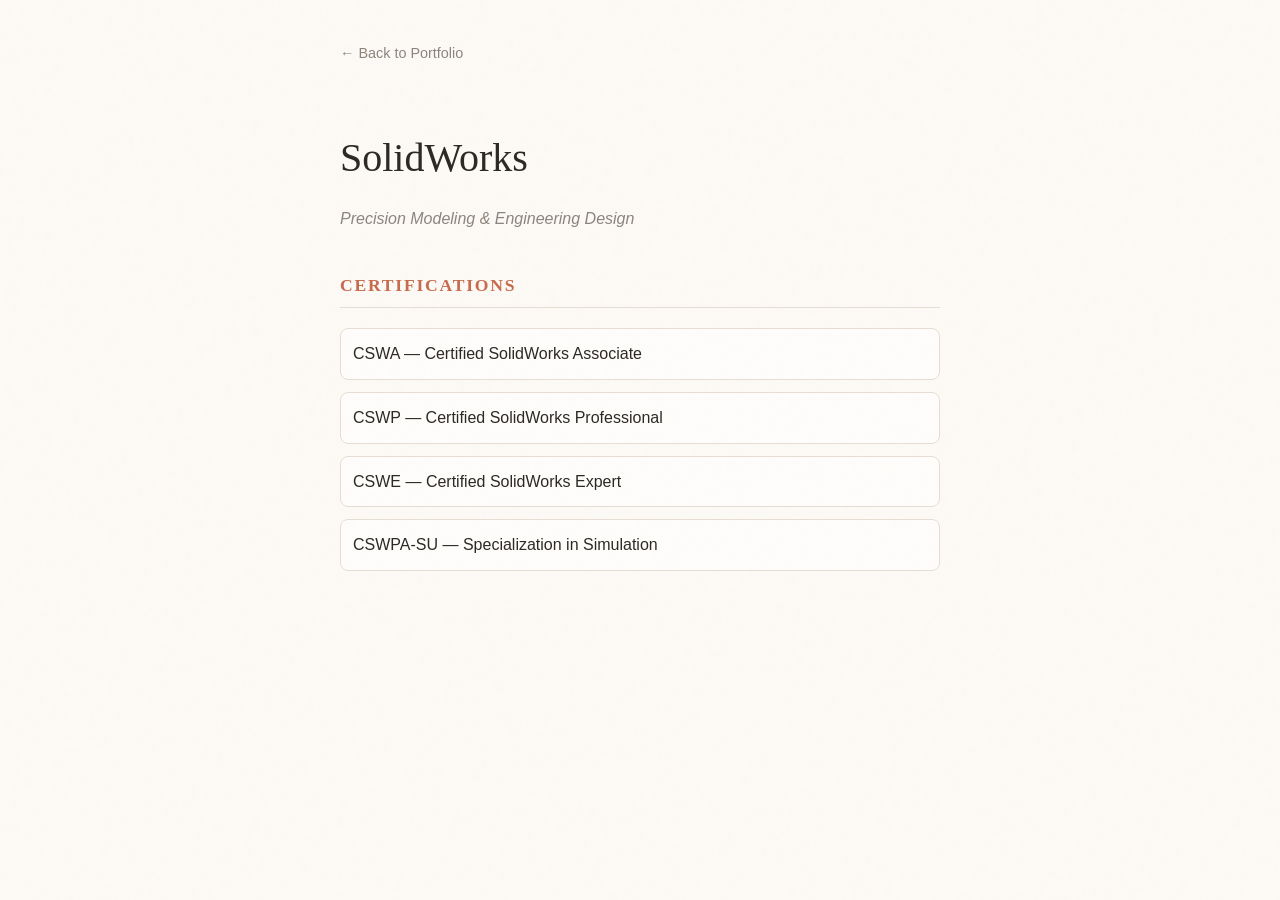
<file: solidworks.html>
<!DOCTYPE html>
<html lang="en">
<head>
    <meta charset="UTF-8">
    <meta name="viewport" content="width=device-width, initial-scale=1.0">
    <title>SolidWorks — Aniruddho Biswas Badhon</title>
    <style>
        :root {
            --bg: #fdfaf6;
            --fg: #2d2a26;
            --accent: #c66b4d;
            --muted: #8c857d;
            --border: #e5ddd3;
            --serif: 'Georgia', 'Times New Roman', serif;
            --sans: 'Segoe UI', Tahoma, Geneva, Verdana, sans-serif;
        }

        body {
            background-color: var(--bg);
            color: var(--fg);
            font-family: var(--sans);
            margin: 0;
            padding: 40px 20px;
            display: flex;
            justify-content: center;
            line-height: 1.6;
        }

        .container {
            max-width: 600px;
            width: 100%;
            animation: fadeIn 0.6s ease-out;
        }

        @keyframes fadeIn {
            from { opacity: 0; transform: translateY(10px); }
            to { opacity: 1; transform: translateY(0); }
        }

        nav {
            margin-bottom: 60px;
        }

        nav a {
            color: var(--muted);
            text-decoration: none;
            font-size: 0.9rem;
            transition: color 0.2s ease;
        }

        nav a:hover {
            color: var(--accent);
        }

        h1 {
            font-family: var(--serif);
            font-size: 2.5rem;
            font-weight: 400;
            margin: 0 0 10px 0;
            color: var(--fg);
        }

        .subtitle {
            color: var(--muted);
            margin-bottom: 40px;
            font-style: italic;
        }

        h2 {
            font-family: var(--serif);
            font-size: 1.1rem;
            text-transform: uppercase;
            letter-spacing: 0.1em;
            color: var(--accent);
            border-bottom: 1px solid var(--border);
            padding-bottom: 8px;
            margin-bottom: 20px;
        }

        ul {
            list-style: none;
            padding: 0;
        }

        li {
            margin-bottom: 12px;
            padding: 12px;
            border: 1px solid var(--border);
            border-radius: 8px;
            transition: all 0.2s ease;
            background: rgba(255,255,255,0.5);
        }

        li:hover {
            border-color: var(--accent);
            transform: translateY(-2px);
            box-shadow: 0 4px 12px rgba(0,0,0,0.03);
        }

        body::before {
            content: "";
            position: fixed;
            top: 0; left: 0; width: 100%; height: 100%;
            opacity: 0.03;
            z-index: -1;
            pointer-events: none;
            background-image: url("data:image/svg+xml,%3Csvg viewBox='0 0 200 200' xmlns='http://www.w3.org/2000/svg'%3E%3Cfilter id='noiseFilter'%3E%3CfeTurbulence type='fractalNoise' baseFrequency='0.65536' numOctaves='3' stitchTiles='stitch'/%3E%3C/filter%3E%3Crect width='100%25' height='100%25' filter='url(%23noiseFilter)'/%3E%3C/svg%3E");
        }
    </style>
</head>
<body>
    <div class="container">
        <nav>
            <a href="index.html">← Back to Portfolio</a>
        </nav>

        <header>
            <h1>SolidWorks</h1>
            <p class="subtitle">Precision Modeling & Engineering Design</p>
        </header>

        <section>
            <h2>Certifications</h2>
            <ul>
                <li>CSWA — Certified SolidWorks Associate</li>
                <li>CSWP — Certified SolidWorks Professional</li>
                <li>CSWE — Certified SolidWorks Expert</li>
                <li>CSWPA-SU — Specialization in Simulation</li>
            </ul>
        </section>
    </div>
</body>
</html>
</file>
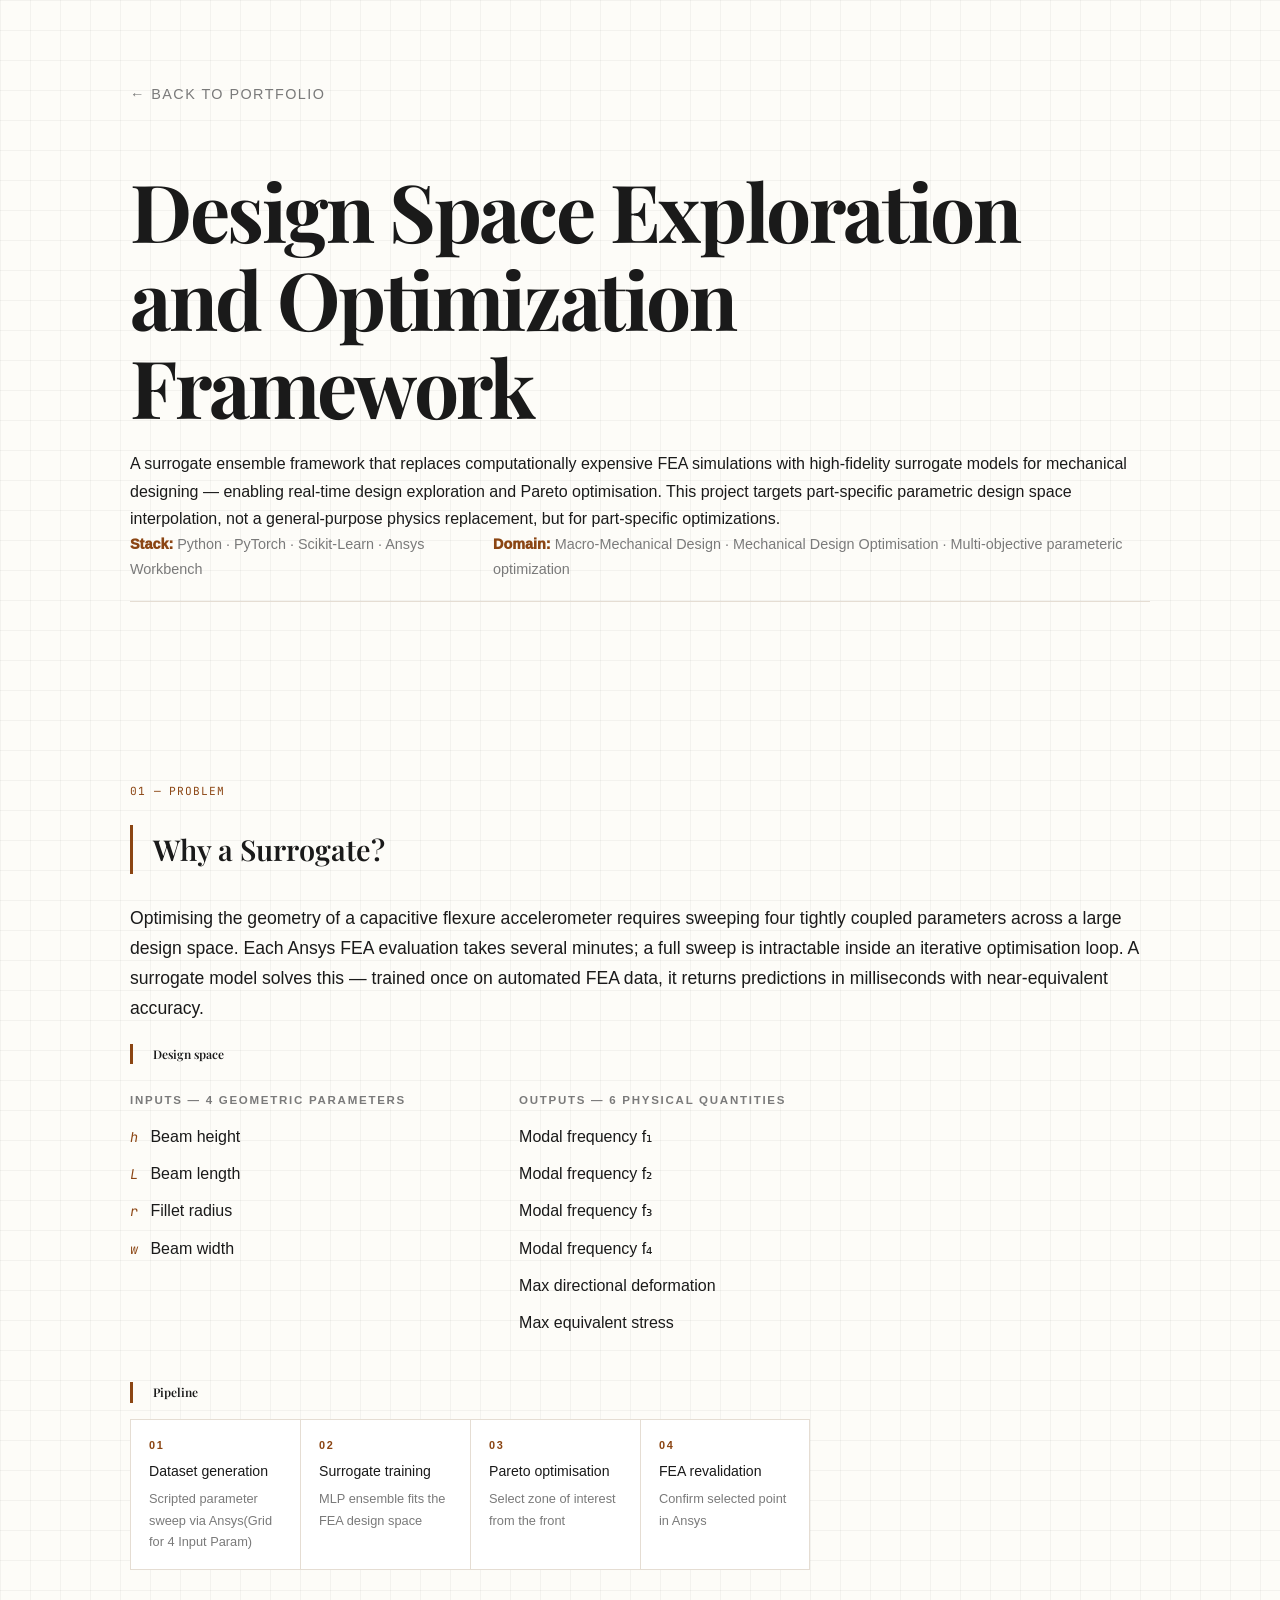
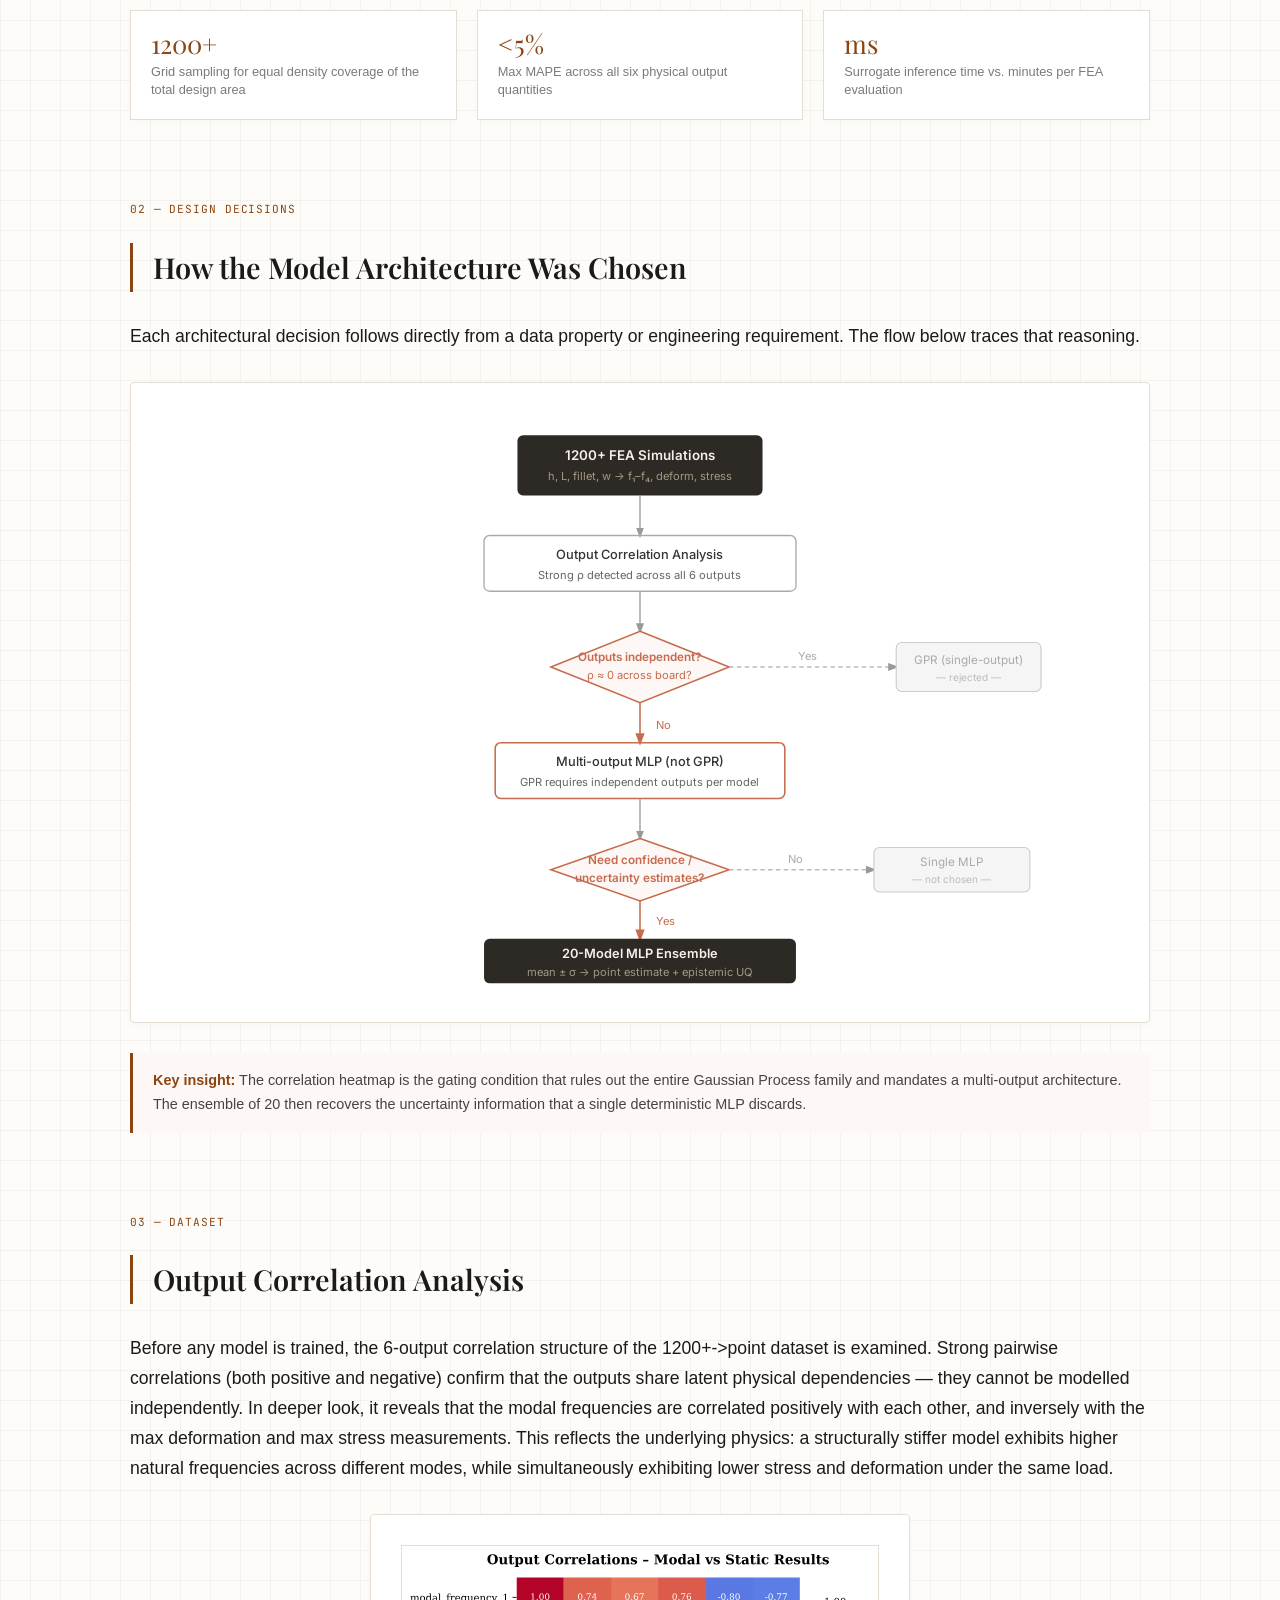
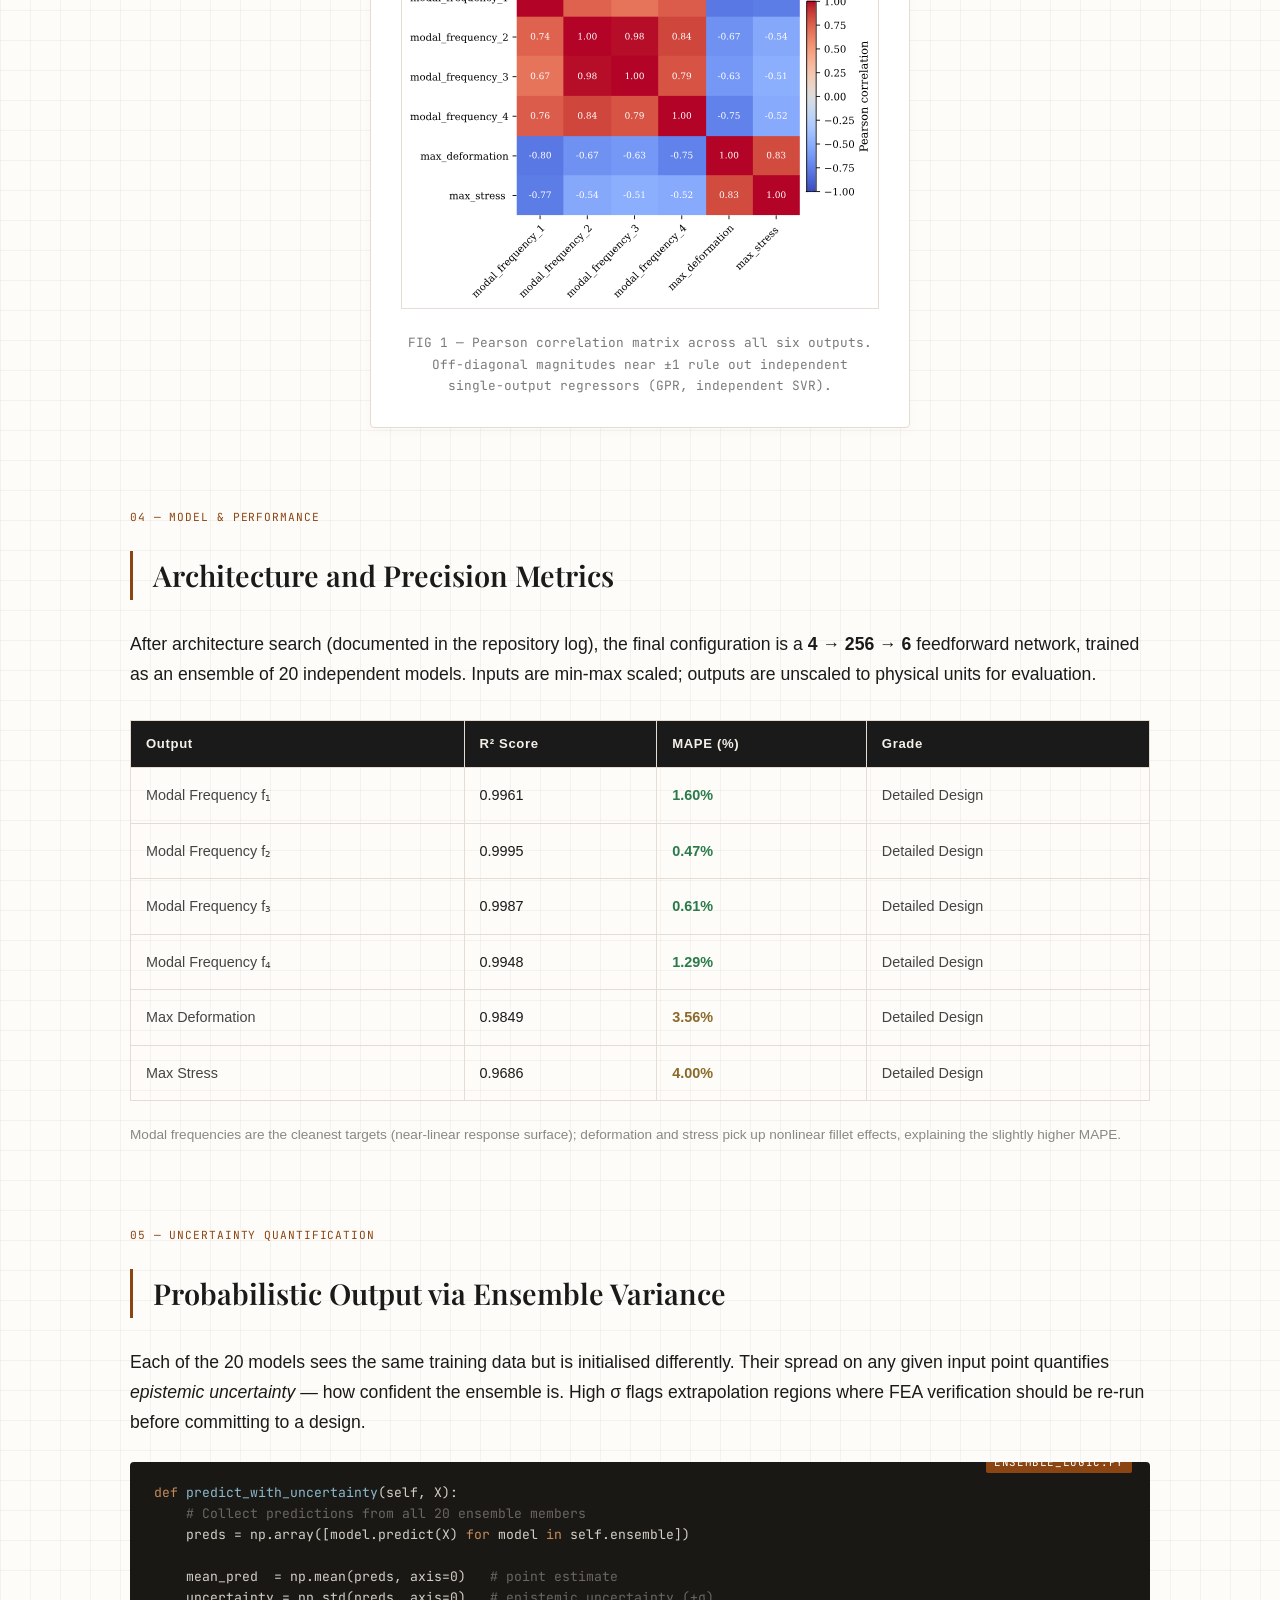
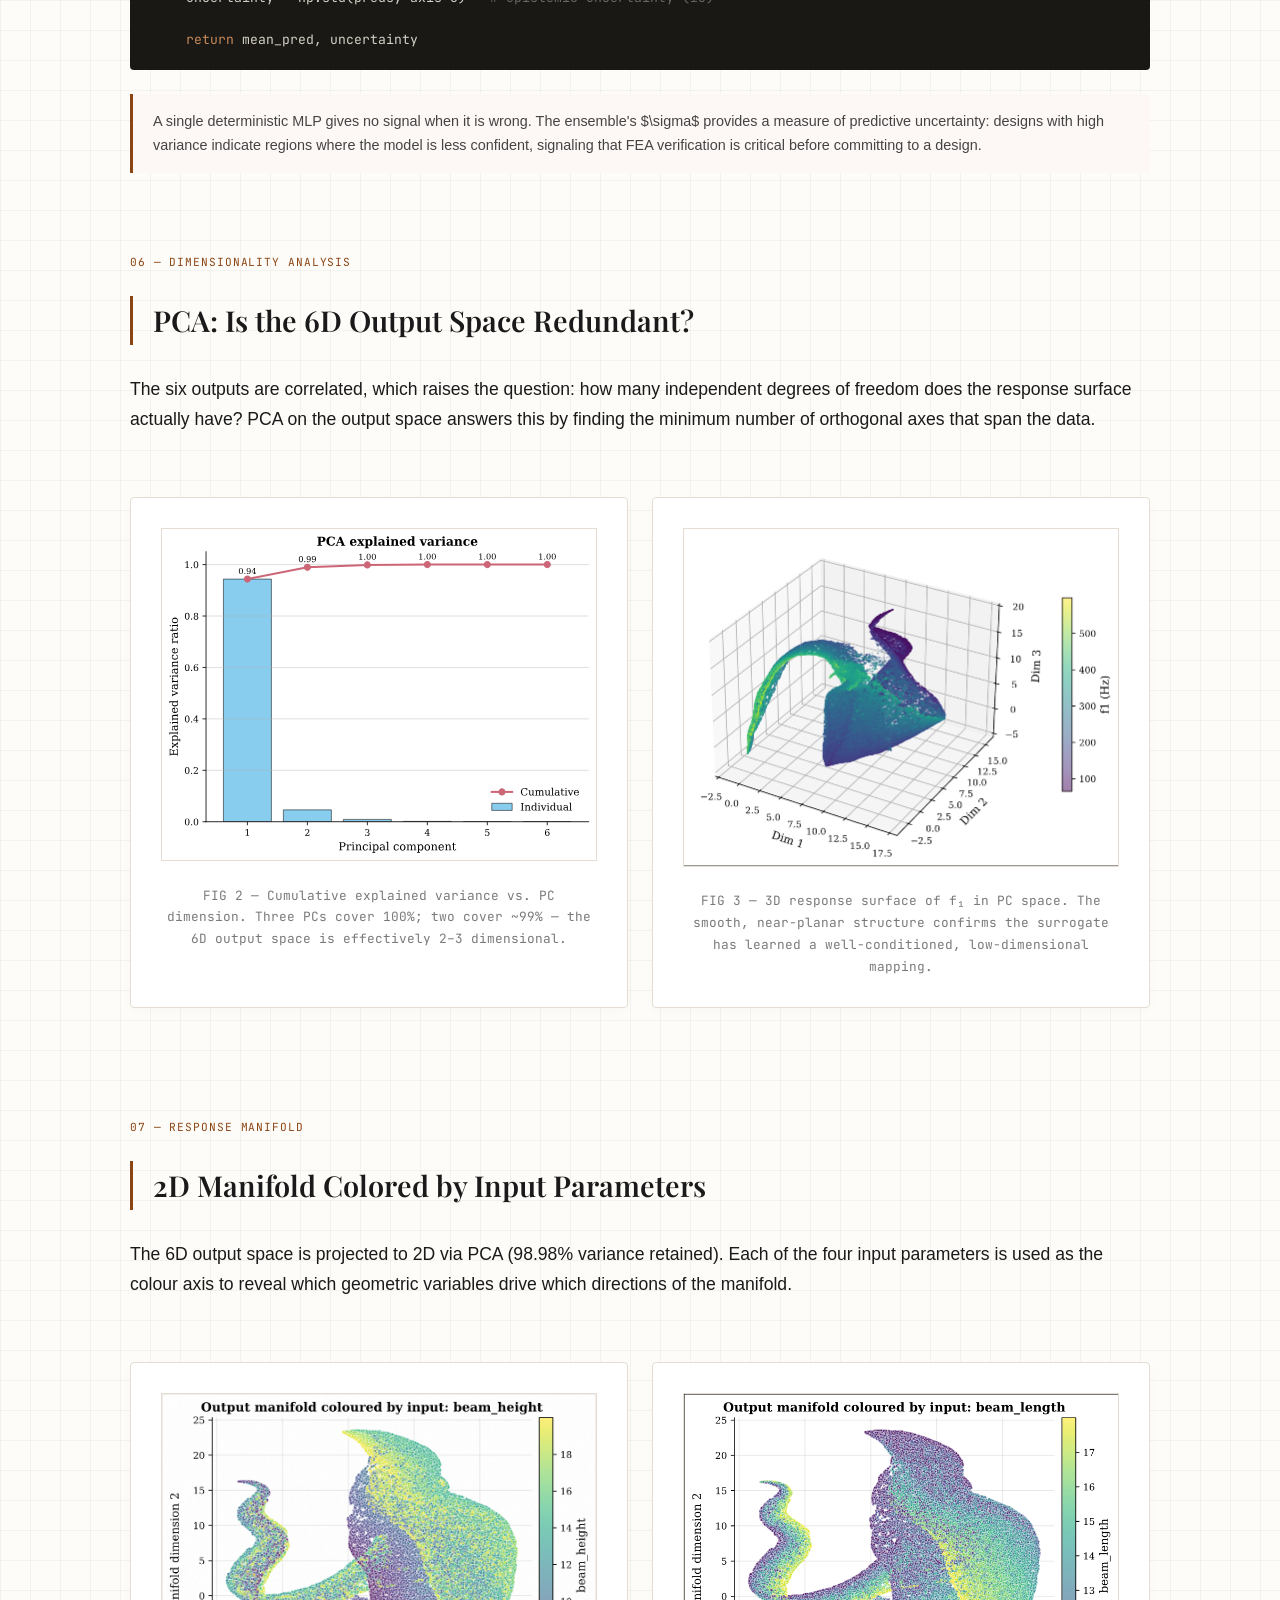
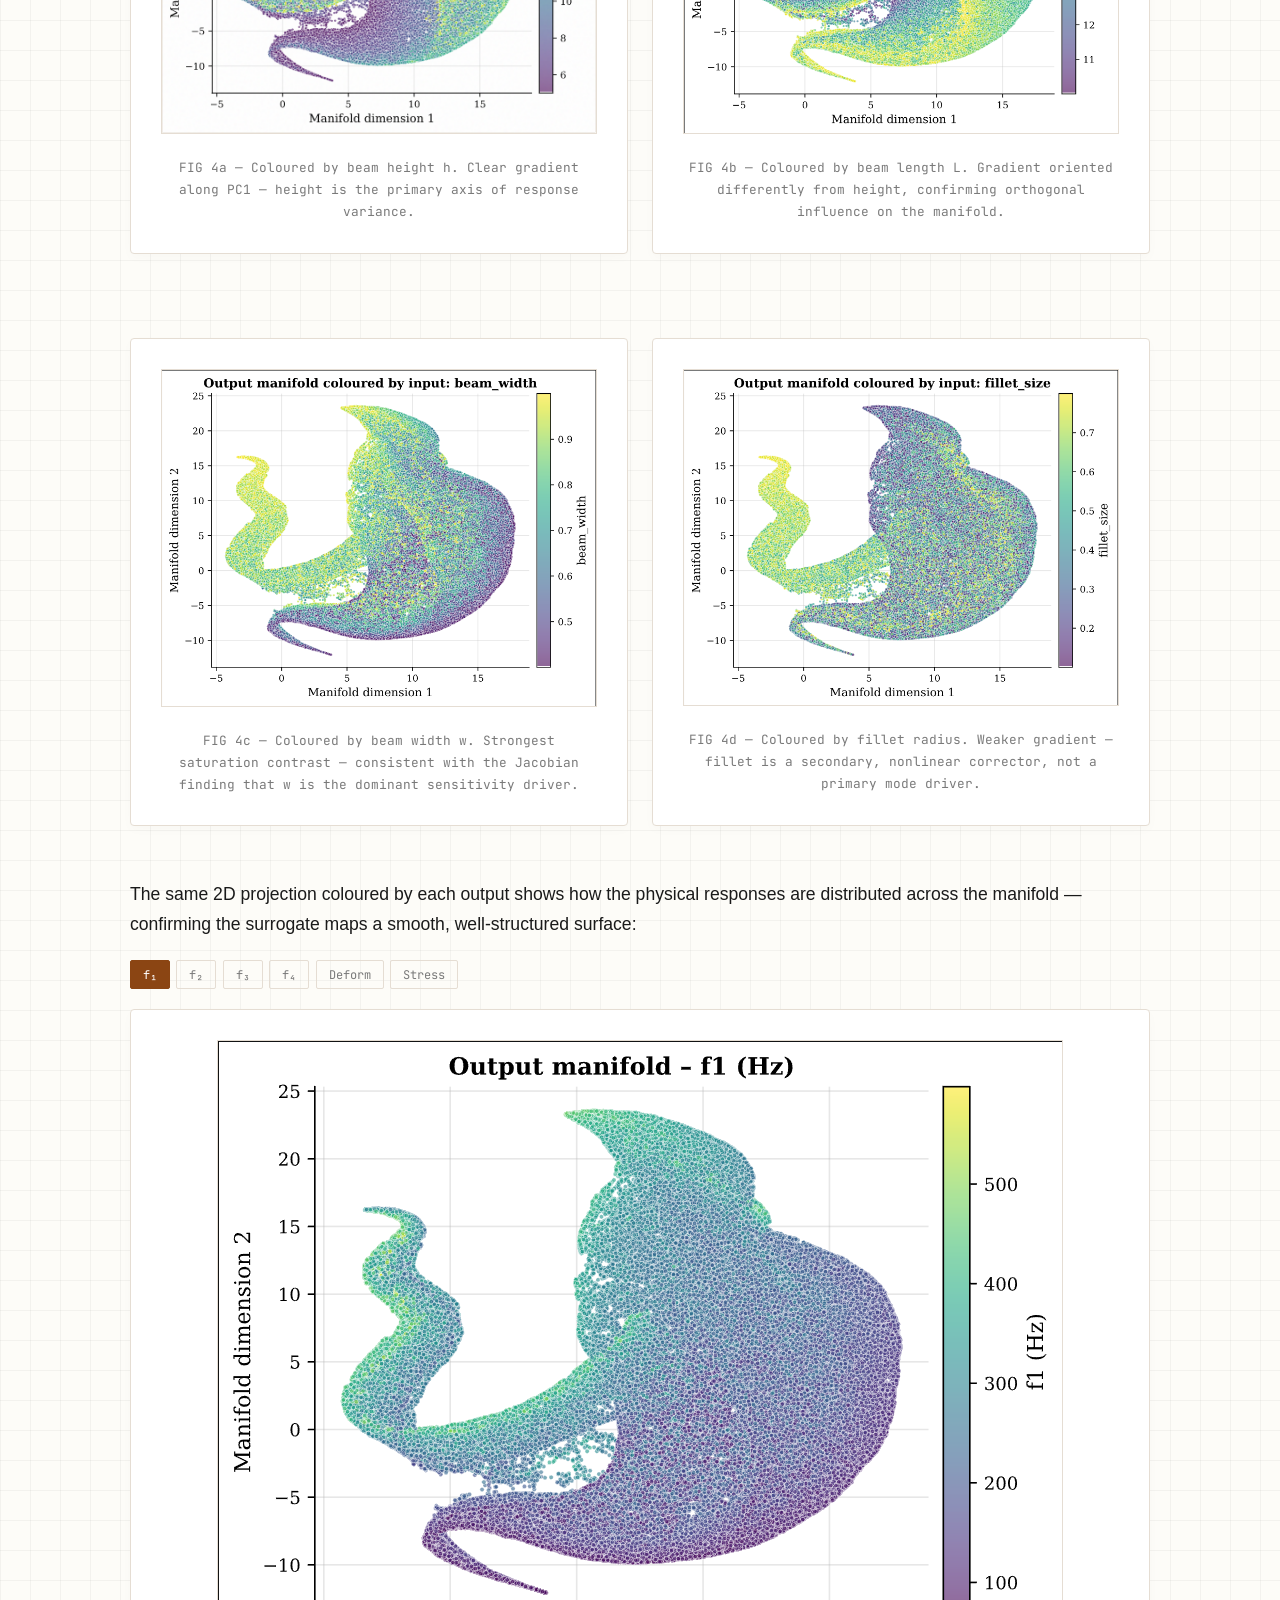
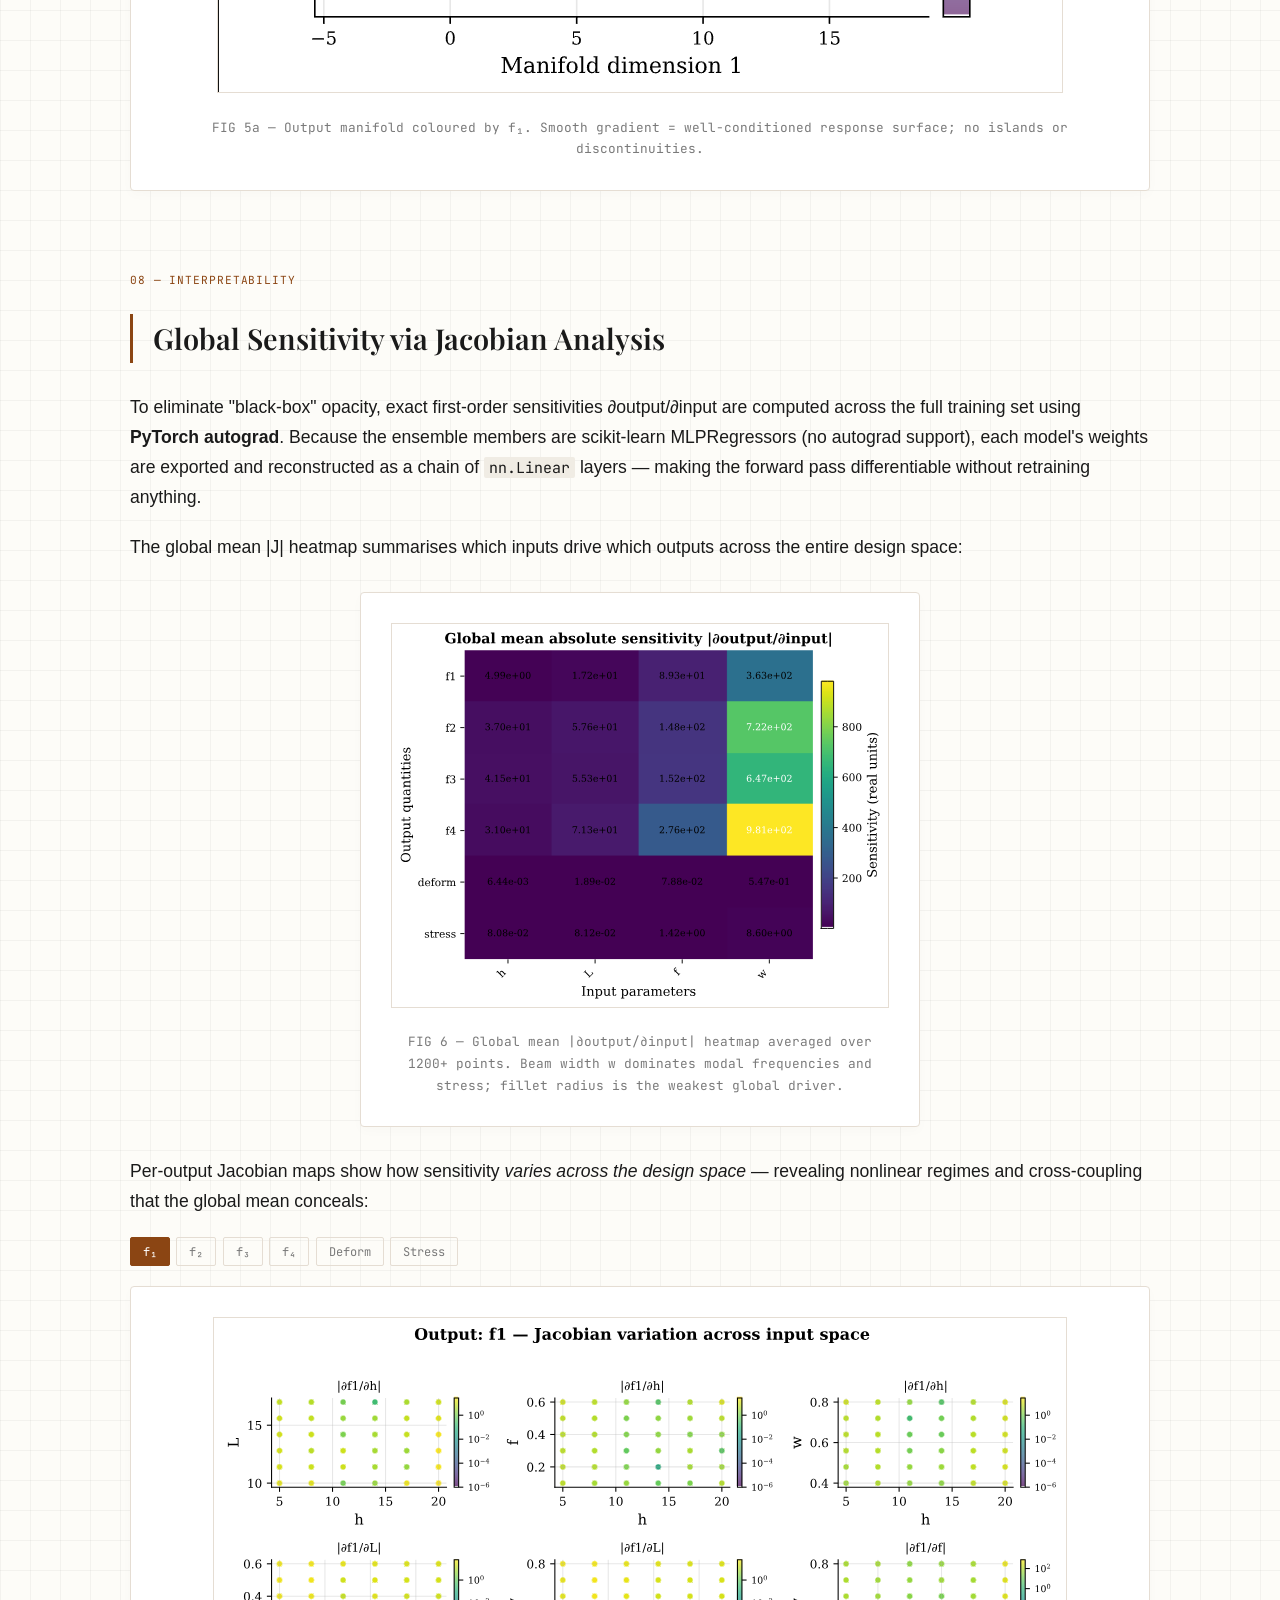
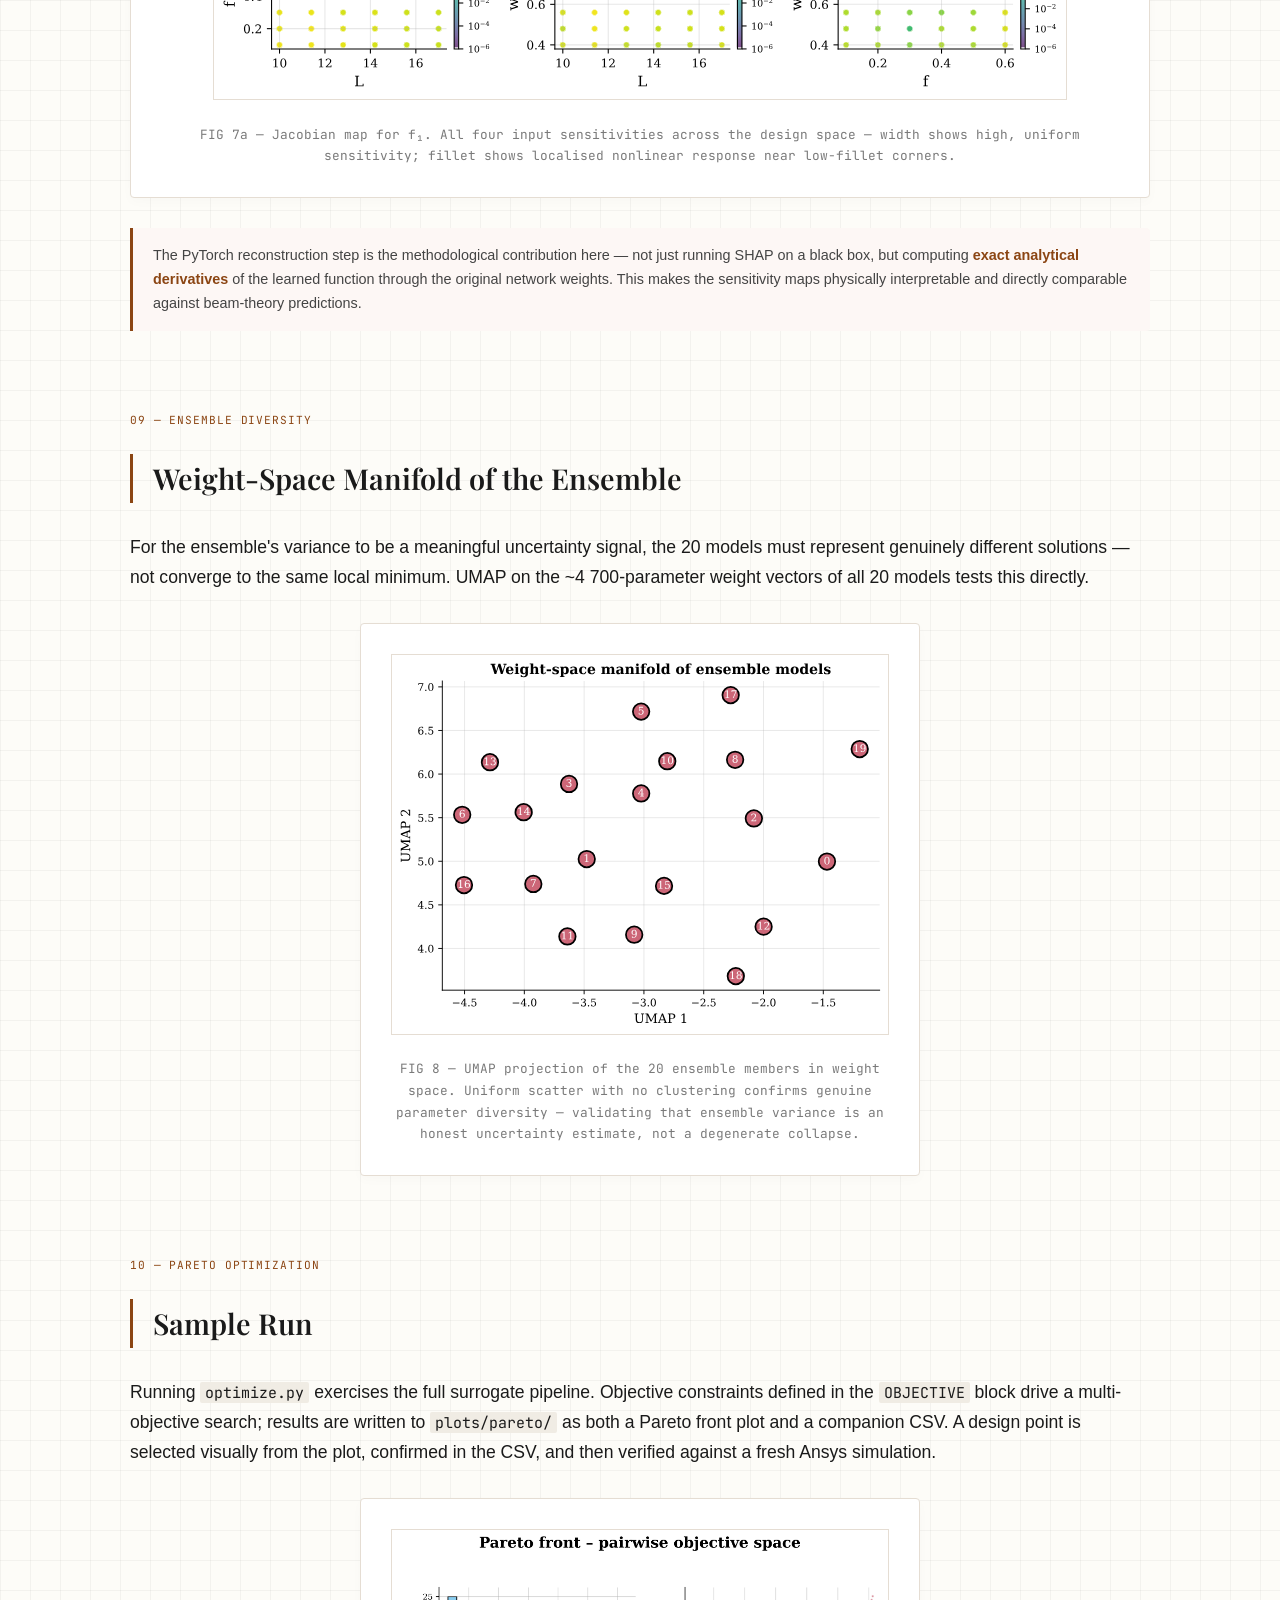
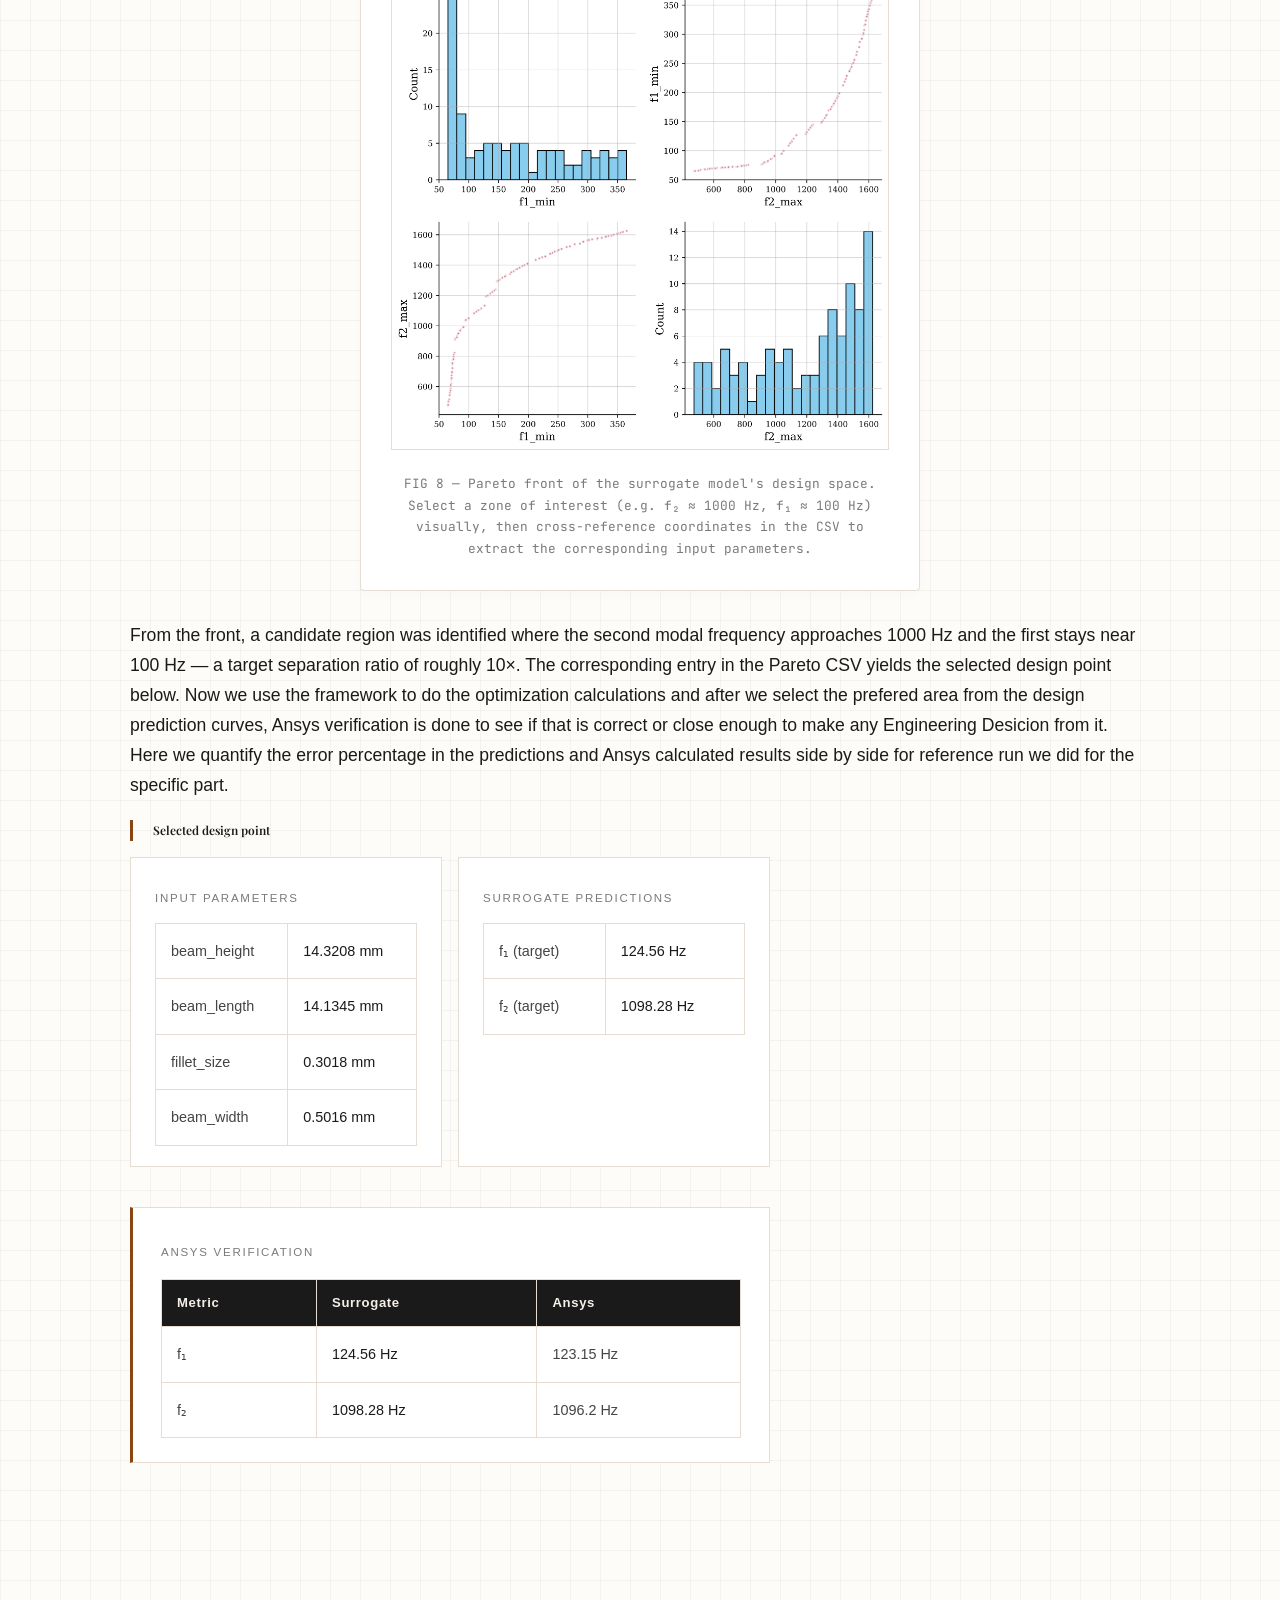
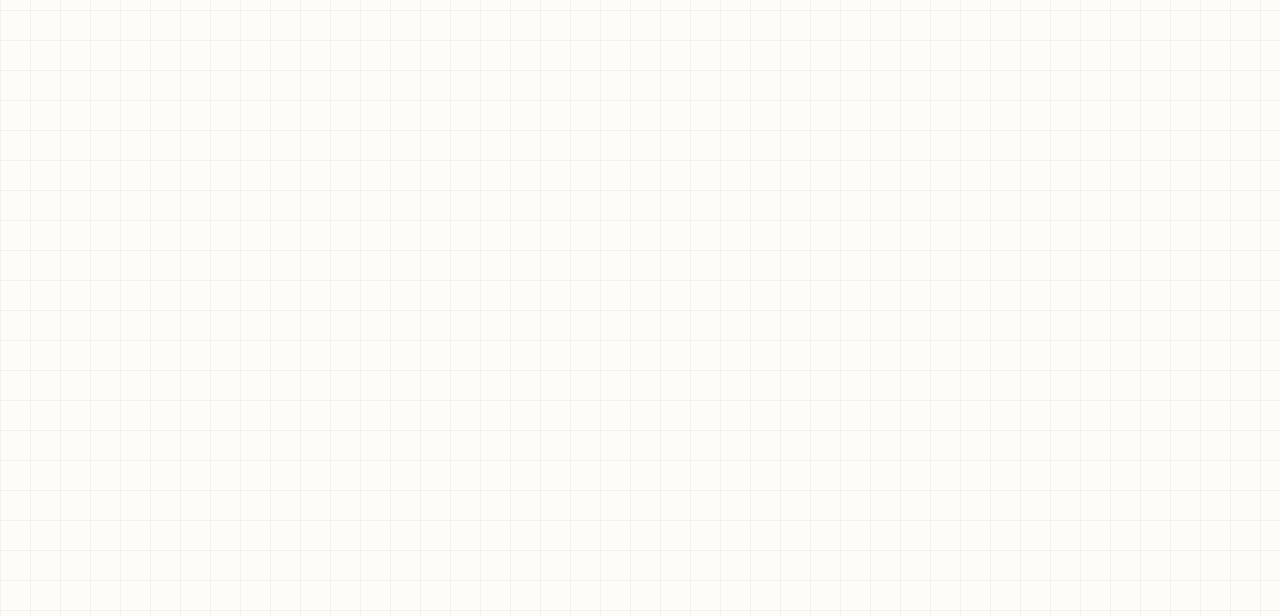
<file: surrogate-model.html>
<!DOCTYPE html>
<html lang="en">

<head>
    <meta charset="UTF-8">
    <meta name="viewport" content="width=device-width, initial-scale=1.0">
    <title>Macro-Scale Accelerometer Surrogate Model — Aniruddho Biswas Badhon</title>
    <link
        href="https://fonts.googleapis.com/css2?family=Playfair+Display:ital,wght@0,400;0,600;1,400&family=Inter:wght@300;400;500;600&family=JetBrains+Mono:wght@400;500&display=swap"
        rel="stylesheet">
    <link rel="stylesheet" href="style.css">
    <style>
        /* ── Decision Flow ── */
        .decision-flow {
            background: #fff;
            border: 1px solid var(--border);
            padding: 30px;
            border-radius: 4px;
            margin: 30px 0;
            box-shadow: 0 4px 12px rgba(0, 0, 0, 0.02);
            overflow-x: auto;
        }

        .decision-flow svg {
            display: block;
            margin: 0 auto;
            max-width: 100%;
        }

        /* ── Plot Grid (layout only — visuals use .diagram-container) ── */
        .plot-grid {
            display: grid;
            gap: 1.5rem;
            margin: 2rem 0;
        }

        .plot-grid.cols-2 {
            grid-template-columns: 1fr 1fr;
        }

        .plot-grid.cols-3 {
            grid-template-columns: 1fr 1fr 1fr;
        }

        @media (max-width: 768px) {

            .plot-grid.cols-2,
            .plot-grid.cols-3 {
                grid-template-columns: 1fr;
            }
        }

        /* Each cell is a diagram-container column */
        .plot-cell {
            display: flex;
            flex-direction: column;
        }

        /* Images inside plot-cells inherit img-fluid rules from style.css */
        .plot-cell img {
            width: 100%;
            height: auto;
            border: 1px solid var(--border);
        }

        /* ── Callout box ── */
        .callout {
            border-left: 3px solid var(--accent);
            background: #fdf7f5;
            padding: 1rem 1.25rem;
            margin: 1.5rem 0;
            border-radius: 0 4px 4px 0;
        }

        .callout p {
            margin: 0;
            font-size: 0.9rem;
            color: #444;
            line-height: 1.65;
        }

        .callout strong {
            color: var(--accent);
        }

        /* ── Section number badge ── */
        .section-num {
            font-family: var(--mono);
            font-size: 0.7rem;
            color: var(--accent);
            letter-spacing: 0.08em;
            text-transform: uppercase;
            margin-bottom: 0.4rem;
            display: block;
        }

        /* ── Metrics table: override style.css with dark header ── */
        .perf-table {
            font-size: 0.9rem;
        }

        .perf-table th {
            background: var(--fg) !important;
            color: #f5f0e8 !important;
            font-family: var(--sans) !important;
            font-size: 0.82rem;
            letter-spacing: 0.05em;
            padding: 12px 15px;
        }

        .perf-table td {
            color: #444;
        }

        .perf-table tr:hover td {
            background: #fdf7f5;
        }

        .perf-table .good {
            color: #2a7a4a;
            font-weight: 600;
        }

        .perf-table .warn {
            color: #8a6a2a;
            font-weight: 600;
        }

        /* remove the nth-child accent from style.css for this table */
        .perf-table td:nth-child(2) {
            color: inherit;
            font-weight: inherit;
        }

        .perf-table .good,
        .perf-table .warn {
            font-weight: 600;
        }

        /* ── Code block (intentionally different from style.css .code-proof) ── */
        .code-block {
            background: #1a1814;
            border-radius: 4px;
            padding: 1.25rem 1.5rem;
            margin: 1.5rem 0;
            overflow-x: auto;
            position: relative;
        }

        .code-block::before {
            content: "ENSEMBLE_LOGIC.PY";
            position: absolute;
            top: -11px;
            right: 18px;
            font-family: var(--mono);
            font-size: 0.68rem;
            background: var(--accent);
            color: #fff;
            padding: 2px 8px;
            border-radius: 2px;
            letter-spacing: 0.06em;
        }

        .code-block pre {
            margin: 0;
            font-family: var(--mono);
            font-size: 0.82rem;
            line-height: 1.6;
            color: #d4cfc6;
        }

        .code-block .comment {
            color: #6a6660;
        }

        .code-block .keyword {
            color: #c68a5a;
        }

        .code-block .fn {
            color: #8abacc;
        }

        .code-block .str {
            color: #98b87a;
        }

        /* ── Tabs ── */
        .tab-strip {
            display: flex;
            flex-wrap: wrap;
            gap: 0.4rem;
            margin-bottom: 1.25rem;
        }

        .tab-btn {
            font-family: var(--mono);
            font-size: 0.75rem;
            padding: 0.35rem 0.75rem;
            border: 1px solid var(--border);
            background: transparent;
            border-radius: 2px;
            cursor: pointer;
            color: var(--muted);
            transition: all 0.15s;
        }

        .tab-btn:hover {
            border-color: var(--accent);
            color: var(--accent);
        }

        .tab-btn.active {
            background: var(--accent);
            border-color: var(--accent);
            color: #fff;
        }

        .tab-panel {
            display: none;
        }

        .tab-panel.active {
            display: block;
        }

        /* tab image panels use diagram-container styling */
        .tab-panel .diagram-container {
            margin-top: 0;
        }

        /* ── Impact stat cards ── */
        .impact-row {
            display: grid;
            grid-template-columns: 1fr 1fr 1fr;
            gap: 1.25rem;
            margin: 1.75rem 0;
        }

        @media (max-width: 640px) {
            .impact-row {
                grid-template-columns: 1fr;
            }
        }

        .impact-card {
            border: 1px solid var(--border);
            padding: 1.25rem;
            background: #fff;
            box-shadow: 0 4px 12px rgba(0, 0, 0, 0.02);
        }

        .impact-card .metric {
            font-family: var(--serif);
            font-size: 1.6rem;
            color: var(--accent);
            line-height: 1;
            margin-bottom: 0.4rem;
        }

        .impact-card .label {
            font-family: var(--sans);
            font-size: 0.8rem;
            color: var(--muted);
            line-height: 1.4;
        }

        /* ── inline code ── */
        code {
            font-family: var(--mono);
            font-size: 0.85em;
            background: #f0ece4;
            padding: 1px 5px;
            border-radius: 2px;
            color: var(--fg);
        }

        /* ── impact list override (style.css strips list-style) ── */
        .impact-list {
            list-style: none;
            padding: 0;
            margin: 1rem 0 2rem;
        }

        .impact-list li {
            padding: 0.6rem 0 0.6rem 1.2rem;
            border-bottom: 1px solid var(--border);
            font-size: 0.95rem;
            color: var(--fg);
            position: relative;
        }

        .impact-list li::before {
            content: "→";
            position: absolute;
            left: 0;
            color: var(--accent);
            font-family: var(--mono);
        }

        .impact-list li:last-child {
            border-bottom: none;
        }
    </style>
</head>

<body>
    <div class="container">
        <a href="index.html" class="back-link">← Back to Portfolio</a>

        <!-- ══ HEADER ══ -->
        <header class="reveal">
            <h1>Design Space Exploration and Optimization Framework</h1>
            <div class="reliability-statement">
                A surrogate ensemble framework that replaces computationally expensive FEA simulations
                with high-fidelity surrogate models for mechanical designing — enabling real-time design
                exploration and Pareto optimisation. This project targets part-specific parametric design
                space interpolation, not a general-purpose physics replacement, but for part-specific optimizations.
            </div>
            <div class="project-meta">
                <span><span class="tag">Stack:</span> Python · PyTorch · Scikit-Learn · Ansys Workbench</span>
                <span><span class="tag">Domain:</span> Macro-Mechanical Design · Mechanical Design Optimisation ·
                    Multi-objective parameteric optimization</span>
            </div>
        </header>

        <div class="content-section reveal">
            <span class="section-num">01 — Problem</span>
            <h2>Why a Surrogate?</h2>

            <p>
                Optimising the geometry of a capacitive flexure accelerometer requires sweeping four
                tightly coupled parameters across a large design space. Each Ansys FEA evaluation takes
                several minutes; a full sweep is intractable inside an iterative optimisation loop.
                A surrogate model solves this — trained once on automated FEA data, it returns predictions
                in milliseconds with near-equivalent accuracy.
            </p>

            <!-- Inputs / Outputs two-column -->
            <h2 style="font-size:0.75rem;margin-bottom:16px;">Design space</h2>
            <div
                style="display:grid;grid-template-columns:minmax(0,1.2fr) minmax(0,1fr);gap:40px;max-width:680px;margin-bottom:36px;align-items:start;">
                <div>
                    <p
                        style="font-size:0.72rem;font-weight:600;text-transform:uppercase;letter-spacing:0.15em;color:var(--muted);margin-bottom:12px;">
                        Inputs — 4 geometric parameters</p>
                    <ul class="meta-list">
                        <li><em
                                style="font-family:var(--mono);font-size:0.85em;color:var(--accent);margin-right:8px;">h</em>
                            Beam height</li>
                        <li><em
                                style="font-family:var(--mono);font-size:0.85em;color:var(--accent);margin-right:8px;">L</em>
                            Beam length</li>
                        <li><em
                                style="font-family:var(--mono);font-size:0.85em;color:var(--accent);margin-right:8px;">r</em>
                            Fillet radius</li>
                        <li><em
                                style="font-family:var(--mono);font-size:0.85em;color:var(--accent);margin-right:8px;">w</em>
                            Beam width</li>
                    </ul>
                </div>
                <div>
                    <p
                        style="font-size:0.72rem;font-weight:600;text-transform:uppercase;letter-spacing:0.15em;color:var(--muted);margin-bottom:12px;">
                        Outputs — 6 physical quantities</p>
                    <ul class="meta-list">
                        <li>Modal frequency f₁</li>
                        <li>Modal frequency f₂</li>
                        <li>Modal frequency f₃</li>
                        <li>Modal frequency f₄</li>
                        <li>Max directional deformation</li>
                        <li>Max equivalent stress</li>
                    </ul>
                </div>
            </div>

            <!-- Pipeline steps -->
            <h2 style="font-size:0.75rem;margin-bottom:16px;">Pipeline</h2>
            <div
                style="display:grid;grid-template-columns:repeat(4,minmax(0,1fr));gap:0;max-width:680px;margin-bottom:40px;">
                <div style="padding:16px 18px;background:#fff;border:1px solid var(--border);border-right:none;">
                    <span
                        style="font-size:0.68rem;font-weight:600;text-transform:uppercase;letter-spacing:0.15em;color:var(--accent);display:block;margin-bottom:6px;">01</span>
                    <div style="font-size:0.88rem;font-weight:500;margin-bottom:4px;">Dataset generation</div>
                    <div style="font-size:0.8rem;color:var(--muted);font-weight:300;">Scripted parameter sweep via Ansys(Grid for 4 Input Param)
                    </div>
                </div>
                <div style="padding:16px 18px;background:#fff;border:1px solid var(--border);border-right:none;">
                    <span
                        style="font-size:0.68rem;font-weight:600;text-transform:uppercase;letter-spacing:0.15em;color:var(--accent);display:block;margin-bottom:6px;">02</span>
                    <div style="font-size:0.88rem;font-weight:500;margin-bottom:4px;">Surrogate training</div>
                    <div style="font-size:0.8rem;color:var(--muted);font-weight:300;">MLP ensemble fits the FEA design
                        space</div>
                </div>
                <div style="padding:16px 18px;background:#fff;border:1px solid var(--border);border-right:none;">
                    <span
                        style="font-size:0.68rem;font-weight:600;text-transform:uppercase;letter-spacing:0.15em;color:var(--accent);display:block;margin-bottom:6px;">03</span>
                    <div style="font-size:0.88rem;font-weight:500;margin-bottom:4px;">Pareto optimisation</div>
                    <div style="font-size:0.8rem;color:var(--muted);font-weight:300;">Select zone of interest from the
                        front</div>
                </div>
                <div style="padding:16px 18px;background:#fff;border:1px solid var(--border);">
                    <span
                        style="font-size:0.68rem;font-weight:600;text-transform:uppercase;letter-spacing:0.15em;color:var(--accent);display:block;margin-bottom:6px;">04</span>
                    <div style="font-size:0.88rem;font-weight:500;margin-bottom:4px;">FEA revalidation</div>
                    <div style="font-size:0.8rem;color:var(--muted);font-weight:300;">Confirm selected point in Ansys
                    </div>
                </div>
            </div>

            <!-- Metric cards (reuse your existing .impact-row/.impact-card markup) -->
            <div class="impact-row">
                <div class="impact-card">
                    <div class="metric">1200+</div>
                    <div class="label">Grid sampling for equal density coverage of the total design area</div>
                </div>
                <div class="impact-card">
                    <div class="metric">&lt;5%</div>
                    <div class="label">Max MAPE across all six physical output quantities</div>
                </div>
                <div class="impact-card">
                    <div class="metric">ms</div>
                    <div class="label">Surrogate inference time vs. minutes per FEA evaluation</div>
                </div>
            </div>
        </div>

        <!-- ══ 2. DECISION FLOW ══ -->
        <div class="content-section reveal">
            <span class="section-num">02 — Design Decisions</span>
            <h2>How the Model Architecture Was Chosen</h2>
            <p>
                Each architectural decision follows directly from a data property or engineering
                requirement. The flow below traces that reasoning.
            </p>

            <div class="decision-flow">
                <!-- Full-width annotated decision SVG -->
                <svg viewBox="0 0 860 520" xmlns="http://www.w3.org/2000/svg" font-family="Inter, sans-serif">
                    <defs>
                        <marker id="ah" markerWidth="8" markerHeight="8" refX="6" refY="3" orient="auto">
                            <path d="M0,0 L0,6 L8,3 z" fill="#999" />
                        </marker>
                        <marker id="ah-accent" markerWidth="8" markerHeight="8" refX="6" refY="3" orient="auto">
                            <path d="M0,0 L0,6 L8,3 z" fill="#C66B4D" />
                        </marker>
                    </defs>

                    <!-- ── Row 1: Dataset ── -->
                    <!-- Node: FEA Dataset -->
                    <rect x="320" y="20" width="220" height="54" rx="5" fill="#2D2A26" stroke="none" />
                    <text x="430" y="42" text-anchor="middle" fill="#f5f0e8" font-size="12" font-weight="600">1200+ FEA
                        Simulations</text>
                    <text x="430" y="60" text-anchor="middle" fill="#a09880" font-size="10">h, L, fillet, w → f₁–f₄,
                        deform, stress</text>

                    <!-- ── Row 2: Correlation ── -->
                    <line x1="430" y1="74" x2="430" y2="110" stroke="#999" stroke-width="1.2" marker-end="url(#ah)" />
                    <rect x="290" y="110" width="280" height="50" rx="5" fill="none" stroke="#aaa" stroke-width="1.2" />
                    <text x="430" y="131" text-anchor="middle" fill="#333" font-size="11.5" font-weight="500">Output
                        Correlation Analysis</text>
                    <text x="430" y="149" text-anchor="middle" fill="#666" font-size="10">Strong ρ detected across all 6
                        outputs</text>

                    <!-- ── Decision: GPR rejected ── -->
                    <line x1="430" y1="160" x2="430" y2="196" stroke="#999" stroke-width="1.2" marker-end="url(#ah)" />

                    <!-- Diamond -->
                    <polygon points="430,196 510,228 430,260 350,228" fill="#fdf7f5" stroke="#C66B4D"
                        stroke-width="1.4" />
                    <text x="430" y="223" text-anchor="middle" fill="#C66B4D" font-size="10.5" font-weight="600">Outputs
                        independent?</text>
                    <text x="430" y="239" text-anchor="middle" fill="#C66B4D" font-size="10">ρ ≈ 0 across board?</text>

                    <!-- NO branch → NN -->
                    <line x1="430" y1="260" x2="430" y2="296" stroke="#C66B4D" stroke-width="1.4"
                        marker-end="url(#ah-accent)" />
                    <text x="444" y="284" fill="#C66B4D" font-size="10">No</text>
                    <rect x="300" y="296" width="260" height="50" rx="5" fill="none" stroke="#C66B4D"
                        stroke-width="1.4" />
                    <text x="430" y="317" text-anchor="middle" fill="#333" font-size="11.5"
                        font-weight="500">Multi-output MLP (not GPR)</text>
                    <text x="430" y="335" text-anchor="middle" fill="#666" font-size="10">GPR requires independent
                        outputs per model</text>

                    <!-- YES branch → GPR (rejected) -->
                    <line x1="510" y1="228" x2="660" y2="228" stroke="#bbb" stroke-width="1.2" stroke-dasharray="4 3"
                        marker-end="url(#ah)" />
                    <text x="580" y="222" text-anchor="middle" fill="#aaa" font-size="10">Yes</text>
                    <rect x="660" y="206" width="130" height="44" rx="5" fill="#f5f5f5" stroke="#ccc"
                        stroke-width="1" />
                    <text x="725" y="225" text-anchor="middle" fill="#aaa" font-size="10.5">GPR (single-output)</text>
                    <text x="725" y="241" text-anchor="middle" fill="#bbb" font-size="9">— rejected —</text>

                    <!-- ── Decision: Need UQ? ── -->
                    <line x1="430" y1="346" x2="430" y2="382" stroke="#999" stroke-width="1.2" marker-end="url(#ah)" />
                    <polygon points="430,382 510,410 430,438 350,410" fill="#fdf7f5" stroke="#C66B4D"
                        stroke-width="1.4" />
                    <text x="430" y="405" text-anchor="middle" fill="#C66B4D" font-size="10.5" font-weight="600">Need
                        confidence /</text>
                    <text x="430" y="421" text-anchor="middle" fill="#C66B4D" font-size="10.5"
                        font-weight="600">uncertainty estimates?</text>

                    <!-- YES → Ensemble -->
                    <line x1="430" y1="438" x2="430" y2="472" stroke="#C66B4D" stroke-width="1.4"
                        marker-end="url(#ah-accent)" />
                    <text x="444" y="460" fill="#C66B4D" font-size="10">Yes</text>
                    <rect x="290" y="472" width="280" height="40" rx="5" fill="#2D2A26" stroke="none" />
                    <text x="430" y="489" text-anchor="middle" fill="#f5f0e8" font-size="11.5"
                        font-weight="600">20-Model MLP Ensemble</text>
                    <text x="430" y="505" text-anchor="middle" fill="#a09880" font-size="10">mean ± σ → point estimate +
                        epistemic UQ</text>

                    <!-- NO branch from UQ -->
                    <line x1="510" y1="410" x2="640" y2="410" stroke="#bbb" stroke-width="1.2" stroke-dasharray="4 3"
                        marker-end="url(#ah)" />
                    <text x="570" y="404" text-anchor="middle" fill="#aaa" font-size="10">No</text>
                    <rect x="640" y="390" width="140" height="40" rx="5" fill="#f5f5f5" stroke="#ccc"
                        stroke-width="1" />
                    <text x="710" y="407" text-anchor="middle" fill="#aaa" font-size="10.5">Single MLP</text>
                    <text x="710" y="422" text-anchor="middle" fill="#bbb" font-size="9">— not chosen —</text>
                </svg>
            </div>

            <div class="callout">
                <p>
                    <strong>Key insight:</strong> The correlation heatmap is the
                    gating condition that rules out the entire Gaussian Process family and mandates a
                    multi-output architecture. The ensemble of 20 then recovers the uncertainty information
                    that a single deterministic MLP discards.
                </p>
            </div>
        </div>

        <!-- ══ 3. DATASET & CORRELATION ══ -->
        <div class="content-section reveal">
            <span class="section-num">03 — Dataset</span>
            <h2>Output Correlation Analysis</h2>
            <p>
                Before any model is trained, the 6-output correlation structure of the 1200+->point dataset
                is examined. Strong pairwise correlations (both positive and negative) confirm that the
                outputs share latent physical dependencies — they cannot be modelled independently.

                In deeper look, it reveals that the modal frequencies are correlated positively with
                each other, and inversely with the max deformation and max stress measurements. This reflects
                the underlying physics: a structurally stiffer model exhibits higher natural frequencies
                across different modes, while simultaneously exhibiting lower stress and deformation
                under the same load.
            </p>
            <div class="diagram-container" style="max-width:540px;margin:30px auto;">
                <img src="surrogate-model/pca/output_correlation_heatmap.svg" class="img-fluid"
                    alt="Output correlation heatmap">
                <span class="diagram-label">FIG 1 — Pearson correlation matrix across all six outputs. Off-diagonal
                    magnitudes near ±1 rule out independent single-output regressors (GPR, independent SVR).</span>
            </div>
        </div>

        <!-- ══ 4. MODEL & METRICS ══ -->
        <div class="content-section reveal">
            <span class="section-num">04 — Model & Performance</span>
            <h2>Architecture and Precision Metrics</h2>
            <p>
                After architecture search (documented in the repository log), the final configuration is
                a <strong>4 → 256 → 6</strong> feedforward network, trained as an ensemble
                of 20 independent models. Inputs are min-max scaled; outputs are unscaled to physical units
                for evaluation.
            </p>
            <table class="perf-table">
                <thead>
                    <tr>
                        <th>Output</th>
                        <th>R² Score</th>
                        <th>MAPE (%)</th>
                        <th>Grade</th>
                    </tr>
                </thead>
                <tbody>
                    <tr>
                        <td>Modal Frequency f₁</td>
                        <td>0.9961</td>
                        <td class="good">1.60%</td>
                        <td>Detailed Design</td>
                    </tr>
                    <tr>
                        <td>Modal Frequency f₂</td>
                        <td>0.9995</td>
                        <td class="good">0.47%</td>
                        <td>Detailed Design</td>
                    </tr>
                    <tr>
                        <td>Modal Frequency f₃</td>
                        <td>0.9987</td>
                        <td class="good">0.61%</td>
                        <td>Detailed Design</td>
                    </tr>
                    <tr>
                        <td>Modal Frequency f₄</td>
                        <td>0.9948</td>
                        <td class="good">1.29%</td>
                        <td>Detailed Design</td>
                    </tr>
                    <tr>
                        <td>Max Deformation</td>
                        <td>0.9849</td>
                        <td class="warn">3.56%</td>
                        <td>Detailed Design</td>
                    </tr>
                    <tr>
                        <td>Max Stress</td>
                        <td>0.9686</td>
                        <td class="warn">4.00%</td>
                        <td>Detailed Design</td>
                    </tr>
                </tbody>
            </table>
            <p style="font-size:0.85rem; color:#888; margin-top:-0.5rem;">
                Modal frequencies are the cleanest targets (near-linear response surface); deformation
                and stress pick up nonlinear fillet effects, explaining the slightly higher MAPE.
            </p>
        </div>

        <!-- ══ 5. UQ ══ -->
        <div class="content-section reveal">
            <span class="section-num">05 — Uncertainty Quantification</span>
            <h2>Probabilistic Output via Ensemble Variance</h2>
            <p>
                Each of the 20 models sees the same training data but is initialised differently.
                Their spread on any given input point quantifies <em>epistemic uncertainty</em> —
                how confident the ensemble is. High σ flags extrapolation regions where FEA
                verification should be re-run before committing to a design.
            </p>
            <div class="code-block">
                <pre><span class="keyword">def</span> <span class="fn">predict_with_uncertainty</span>(self, X):
    <span class="comment"># Collect predictions from all 20 ensemble members</span>
    preds = np.array([model.predict(X) <span class="keyword">for</span> model <span class="keyword">in</span> self.ensemble])

    mean_pred  = np.mean(preds, axis=0)   <span class="comment"># point estimate</span>
    uncertainty = np.std(preds, axis=0)   <span class="comment"># epistemic uncertainty (±σ)</span>

    <span class="keyword">return</span> mean_pred, uncertainty</pre>
            </div>
            <div class="callout">
                <p>
                    A single deterministic MLP gives no signal when it is wrong.
                    The ensemble's $\sigma$ provides a measure of predictive uncertainty: designs with 
                    high variance indicate regions where the model is less confident, signaling that 
                    FEA verification is critical before committing to a design.
                </p>
            </div>
        </div>

        <!-- ══ 6. PCA ══ -->
        <div class="content-section reveal">
            <span class="section-num">06 — Dimensionality Analysis</span>
            <h2>PCA: Is the 6D Output Space Redundant?</h2>
            <p>
                The six outputs are correlated, which raises the question: how many independent
                degrees of freedom does the response surface actually have? PCA on the output space
                answers this by finding the minimum number of orthogonal axes that span the data.
            </p>
            <div class="plot-grid cols-2">
                <div class="diagram-container">
                    <img src="surrogate-model/pca/pca_explained_variance.svg" class="img-fluid"
                        alt="PCA cumulative explained variance">
                    <span class="diagram-label">FIG 2 — Cumulative explained variance vs. PC dimension. Three PCs cover
                        100%; two cover ~99% — the 6D output space is effectively 2–3 dimensional.</span>
                </div>
                <div class="diagram-container">
                    <img src="surrogate-model/manifold/manifold_3d_output_0_modal_frequency_1.png" class="img-fluid"
                        alt="3D response manifold for f₁">
                    <span class="diagram-label">FIG 3 — 3D response surface of f₁ in PC space. The smooth, near-planar
                        structure confirms the surrogate has learned a well-conditioned, low-dimensional mapping.</span>
                </div>
            </div>
        </div>

        <!-- ══ 7. MANIFOLD ══ -->
        <div class="content-section reveal">
            <span class="section-num">07 — Response Manifold</span>
            <h2>2D Manifold Colored by Input Parameters</h2>
            <p>
                The 6D output space is projected to 2D via PCA (98.98% variance retained).
                Each of the four input parameters is used as the colour axis to reveal which
                geometric variables drive which directions of the manifold.
            </p>

            <div class="plot-grid cols-2" style="margin-bottom:0.5rem;">
                <div class="diagram-container">
                    <img src="surrogate-model/manifold/manifold_2d_colored_by_beam_height.png" class="img-fluid"
                        alt="Manifold coloured by beam height">
                    <span class="diagram-label">FIG 4a — Coloured by beam height h. Clear gradient along PC1 — height is
                        the primary axis of response variance.</span>
                </div>
                <div class="diagram-container">
                    <img src="surrogate-model/manifold/manifold_2d_coloured_by_beam_length.png" class="img-fluid"
                        alt="Manifold coloured by beam length">
                    <span class="diagram-label">FIG 4b — Coloured by beam length L. Gradient oriented differently from
                        height, confirming orthogonal influence on the manifold.</span>
                </div>
                <div class="diagram-container">
                    <img src="surrogate-model/manifold/manifold_2d_coloured_by_beam_width.png" class="img-fluid"
                        alt="Manifold coloured by beam width">
                    <span class="diagram-label">FIG 4c — Coloured by beam width w. Strongest saturation contrast —
                        consistent with the Jacobian finding that w is the dominant sensitivity driver.</span>
                </div>
                <div class="diagram-container">
                    <img src="surrogate-model/manifold/manifold_2d_coloured_by_fillet_size.png" class="img-fluid"
                        alt="Manifold coloured by fillet size">
                    <span class="diagram-label">FIG 4d — Coloured by fillet radius. Weaker gradient — fillet is a
                        secondary, nonlinear corrector, not a primary mode driver.</span>
                </div>
            </div>

            <!-- Output-coloured manifolds as tab panel -->
            <p style="margin-top:1.5rem;">
                The same 2D projection coloured by each output shows how the physical responses
                are distributed across the manifold — confirming the surrogate maps a smooth,
                well-structured surface:
            </p>
            <div class="tab-strip" id="manifoldTabs">
                <button class="tab-btn active" data-target="mf1">f₁</button>
                <button class="tab-btn" data-target="mf2">f₂</button>
                <button class="tab-btn" data-target="mf3">f₃</button>
                <button class="tab-btn" data-target="mf4">f₄</button>
                <button class="tab-btn" data-target="mfd">Deform</button>
                <button class="tab-btn" data-target="mfs">Stress</button>
            </div>
            <div id="mf1" class="tab-panel active">
                <div class="diagram-container">
                    <img src="surrogate-model/manifold/manifold_2d_output_0_modal_frequency_1.png" class="img-fluid"
                        alt="Manifold f1">
                    <span class="diagram-label">FIG 5a — Output manifold coloured by f₁. Smooth gradient =
                        well-conditioned response surface; no islands or discontinuities.</span>
                </div>
            </div>
            <div id="mf2" class="tab-panel">
                <div class="diagram-container">
                    <img src="surrogate-model/manifold/manifold_2d_output_1_modal_frequency_2.png" class="img-fluid"
                        alt="Manifold f2">
                    <span class="diagram-label">FIG 5b — Output manifold coloured by f₂.</span>
                </div>
            </div>
            <div id="mf3" class="tab-panel">
                <div class="diagram-container">
                    <img src="surrogate-model/manifold/manifold_2d_output_2_modal_frequency_3.png" class="img-fluid"
                        alt="Manifold f3">
                    <span class="diagram-label">FIG 5c — Output manifold coloured by f₃.</span>
                </div>
            </div>
            <div id="mf4" class="tab-panel">
                <div class="diagram-container">
                    <img src="surrogate-model/manifold/manifold_2d_output_3_modal_frequency_4.png" class="img-fluid"
                        alt="Manifold f4">
                    <span class="diagram-label">FIG 5d — Output manifold coloured by f₄.</span>
                </div>
            </div>
            <div id="mfd" class="tab-panel">
                <div class="diagram-container">
                    <img src="surrogate-model/manifold/manifold_2d_output_4_max_deformation.png" class="img-fluid"
                        alt="Manifold deformation">
                    <span class="diagram-label">FIG 5e — Output manifold coloured by max deformation. Slightly less
                        uniform than modal frequencies — consistent with nonlinear fillet contribution.</span>
                </div>
            </div>
            <div id="mfs" class="tab-panel">
                <div class="diagram-container">
                    <img src="surrogate-model/manifold/manifold_2d_output_5_max_stress.png" class="img-fluid"
                        alt="Manifold stress">
                    <span class="diagram-label">FIG 5f — Output manifold coloured by max stress. The stress surface
                        shows the richest gradient structure, reflecting its higher sensitivity to all four
                        inputs.</span>
                </div>
            </div>
        </div>

        <!-- ══ 8. JACOBIAN ══ -->
        <div class="content-section reveal">
            <span class="section-num">08 — Interpretability</span>
            <h2>Global Sensitivity via Jacobian Analysis</h2>
            <p>
                To eliminate "black-box" opacity, exact first-order sensitivities ∂output/∂input are
                computed across the full training set using <strong>PyTorch autograd</strong>.
                Because the ensemble members are scikit-learn MLPRegressors (no autograd support),
                each model's weights are exported and reconstructed as a chain of
                <code>nn.Linear</code> layers — making the forward pass differentiable without
                retraining anything.
            </p>
            <p>
                The global mean |J| heatmap summarises which inputs drive which outputs across
                the entire design space:
            </p>
            <div class="diagram-container" style="max-width:560px;margin:30px auto;">
                <img src="surrogate-model/jacobean/global_jacobian_heatmap.svg" class="img-fluid"
                    alt="Global Jacobian heatmap">
                <span class="diagram-label">FIG 6 — Global mean |∂output/∂input| heatmap averaged over 1200+ points.
                    Beam width w dominates modal frequencies and stress; fillet radius is the weakest global
                    driver.</span>
            </div>

            <p style="margin-top:1.75rem;">
                Per-output Jacobian maps show how sensitivity <em>varies across the design space</em>
                — revealing nonlinear regimes and cross-coupling that the global mean conceals:
            </p>
            <div class="tab-strip" id="jacobianTabs">
                <button class="tab-btn active" data-target="jf1">f₁</button>
                <button class="tab-btn" data-target="jf2">f₂</button>
                <button class="tab-btn" data-target="jf3">f₃</button>
                <button class="tab-btn" data-target="jf4">f₄</button>
                <button class="tab-btn" data-target="jfd">Deform</button>
                <button class="tab-btn" data-target="jfs">Stress</button>
            </div>
            <div id="jf1" class="tab-panel active">
                <div class="diagram-container">
                    <img src="surrogate-model/jacobean/jacobian_maps_output_f1.svg" class="img-fluid"
                        alt="Jacobian map f1">
                    <span class="diagram-label">FIG 7a — Jacobian map for f₁. All four input sensitivities across the
                        design space — width shows high, uniform sensitivity; fillet shows localised nonlinear response
                        near low-fillet corners.</span>
                </div>
            </div>
            <div id="jf2" class="tab-panel">
                <div class="diagram-container">
                    <img src="surrogate-model/jacobean/jacobian_maps_output_f2.svg" class="img-fluid"
                        alt="Jacobian map f2">
                    <span class="diagram-label">FIG 7b — Jacobian map for f₂.</span>
                </div>
            </div>
            <div id="jf3" class="tab-panel">
                <div class="diagram-container">
                    <img src="surrogate-model/jacobean/jacobian_maps_output_f3.svg" class="img-fluid"
                        alt="Jacobian map f3">
                    <span class="diagram-label">FIG 7c — Jacobian map for f₃.</span>
                </div>
            </div>
            <div id="jf4" class="tab-panel">
                <div class="diagram-container">
                    <img src="surrogate-model/jacobean/jacobian_maps_output_f4.svg" class="img-fluid"
                        alt="Jacobian map f4">
                    <span class="diagram-label">FIG 7d — Jacobian map for f₄.</span>
                </div>
            </div>
            <div id="jfd" class="tab-panel">
                <div class="diagram-container">
                    <img src="surrogate-model/jacobean/jacobian_maps_output_deform.svg" class="img-fluid"
                        alt="Jacobian map deformation">
                    <span class="diagram-label">FIG 7e — Jacobian map for max deformation. Broader sensitivity
                        distribution across inputs — consistent with the slightly higher MAPE on this output.</span>
                </div>
            </div>
            <div id="jfs" class="tab-panel">
                <div class="diagram-container">
                    <img src="surrogate-model/jacobean/jacobian_maps_output_stress.svg" class="img-fluid"
                        alt="Jacobian map stress">
                    <span class="diagram-label">FIG 7f — Jacobian map for max stress. All four inputs show measurable
                        sensitivity regions — stress is the most globally coupled output.</span>
                </div>
            </div>

            <div class="callout" style="margin-top:1.5rem;">
                <p>
                    The PyTorch reconstruction step is the methodological contribution here — not just
                    running SHAP on a black box, but computing <strong>exact analytical derivatives</strong>
                    of the learned function through the original network weights. This makes the
                    sensitivity maps physically interpretable and directly comparable against
                    beam-theory predictions.
                </p>
            </div>
        </div>

        <!-- ══ 9. WEIGHT SPACE ══ -->
        <div class="content-section reveal">
            <span class="section-num">09 — Ensemble Diversity</span>
            <h2>Weight-Space Manifold of the Ensemble</h2>
            <p>
                For the ensemble's variance to be a meaningful uncertainty signal, the 20 models
                must represent genuinely different solutions — not converge to the same local minimum.
                UMAP on the ~4 700-parameter weight vectors of all 20 models tests this directly.
            </p>
            <div class="diagram-container" style="max-width:560px;margin:30px auto;">
                <img src="surrogate-model/manifold/weight_space_manifold.svg" class="img-fluid"
                    alt="Weight space UMAP manifold">
                <span class="diagram-label">FIG 8 — UMAP projection of the 20 ensemble members in weight space. Uniform
                    scatter with no clustering confirms genuine parameter diversity — validating that ensemble variance
                    is an honest uncertainty estimate, not a degenerate collapse.</span>
            </div>
        </div>


        <div class="content-section reveal">
            <span class="section-num">10 — Pareto Optimization</span>
            <h2>Sample Run</h2>

            <p>
                Running <code>optimize.py</code> exercises the full surrogate pipeline. Objective constraints
                defined in the <code>OBJECTIVE</code> block drive a multi-objective search; results are written
                to <code>plots/pareto/</code> as both a Pareto front plot and a companion CSV. A design point is
                selected visually from the plot, confirmed in the CSV, and then verified against a fresh Ansys
                simulation.
            </p>

            <div class="diagram-container" style="max-width:560px;margin:30px auto;">
                <img src="surrogate-model/pareto/pareto_front_plot.png" class="img-fluid" alt="Pareto front plot">
                <span class="diagram-label">FIG 8 — Pareto front of the surrogate model's design space. Select a zone of
                    interest (e.g. f₂ ≈ 1000 Hz, f₁ ≈ 100 Hz) visually, then cross-reference coordinates in the CSV to
                    extract the corresponding input parameters.</span>
            </div>

            <p>
                From the front, a candidate region was identified where the second modal frequency approaches
                1000 Hz and the first stays near 100 Hz — a target separation ratio of roughly 10×. The
                corresponding entry in the Pareto CSV yields the selected design point below. Now we use the framework to do the optimization
                calculations and after we select the prefered area from the design 
                prediction curves, Ansys verification is done to see if that is
                correct or close enough to make any Engineering Desicion from it.
                Here we quantify the error percentage in the predictions and Ansys
                calculated results side by side for reference run we did for the specific part.
            </p>

            <h2 style="font-size:0.75rem;margin-bottom:16px;">Selected design point</h2>

            <div style="display:grid;grid-template-columns:1fr 1fr;gap:16px;max-width:640px;margin-bottom:40px;">
                <div style="background:#fff;border:1px solid var(--border);padding:20px 24px;">
                    <p
                        style="font-size:0.72rem;text-transform:uppercase;letter-spacing:0.15em;color:var(--muted);margin-bottom:14px;">
                        Input Parameters</p>
                    <table class="perf-table" style="margin:0;">
                        <tr>
                            <td>beam_height</td>
                            <td>14.3208 mm</td>
                        </tr>
                        <tr>
                            <td>beam_length</td>
                            <td>14.1345 mm</td>
                        </tr>
                        <tr>
                            <td>fillet_size</td>
                            <td>0.3018 mm</td>
                        </tr>
                        <tr>
                            <td>beam_width</td>
                            <td>0.5016 mm</td>
                        </tr>
                    </table>
                </div>
                <div style="background:#fff;border:1px solid var(--border);padding:20px 24px;">
                    <p
                        style="font-size:0.72rem;text-transform:uppercase;letter-spacing:0.15em;color:var(--muted);margin-bottom:14px;">
                        Surrogate Predictions</p>
                    <table class="perf-table" style="margin:0;">
                        <tr>
                            <td>f₁ (target)</td>
                            <td>124.56 Hz</td>
                        </tr>
                        <tr>
                            <td>f₂ (target)</td>
                            <td>1098.28 Hz</td>
                        </tr>
                    </table>
                </div>
            </div>

            <div
                style="background:#fff;border:1px solid var(--border);border-left:3px solid var(--accent);padding:24px 28px;max-width:640px;">
                <p
                    style="font-size:0.72rem;text-transform:uppercase;letter-spacing:0.15em;color:var(--muted);margin-bottom:16px;">
                    Ansys Verification</p>
                <table class="perf-table" style="margin:0;">
                    <thead>
                        <tr>
                            <th>Metric</th>
                            <th>Surrogate</th>
                            <th>Ansys</th>
                        </tr>
                    </thead>
                    <tbody>
                        <tr>
                            <td>f₁</td>
                            <td>124.56 Hz</td>
                            <td>123.15 Hz</td>
                        </tr>
                        <tr>
                            <td>f₂</td>
                            <td>1098.28 Hz</td>
                            <td>1096.2 Hz</td>
                        </tr>
                    </tbody>
                </table>
            </div>
        </div>

        <!-- ══ 11. IMPACT ══ -->
        <div class="content-section reveal">
            <span class="section-num">11 — Impact</span>
            <h2>What This Enables</h2>
            <p>
                The surrogate transforms the design loop from a sequential
                <strong>Simulate → Analyse → Revise</strong> cycle into a continuous
                <strong>Infer → Optimise → Verify</strong> workflow. Concrete capabilities unlocked:
            </p>
            <ul class="impact-list">
                <li>Pareto front exploration over modal separation vs. structural stress in milliseconds</li>
                <li>Global sensitivity ranking to focus physical testing on the most influential parameter (beam width)
                </li>
                <li>Uncertainty-flagged design candidates that require FEA re-evaluation before manufacture</li>
                <li>Interpretable, physics-consistent Jacobian maps that cross-validate the model against beam theory
                </li>
            </ul>
            <a href="https://github.com/Aniruddh5502/mechanical-design-optimization-framework.git" target="_blank"
                class="github-cta">Technical Repository</a>
        </div>
    </div>

    <script>
        // Scroll reveal
        const observer = new IntersectionObserver((entries) => {
            entries.forEach(entry => {
                if (entry.isIntersecting) entry.target.classList.add('active');
            });
        }, { threshold: 0.08 });
        document.querySelectorAll('.reveal').forEach(el => observer.observe(el));

        // Generic tab handler
        function setupTabs(stripId) {
            const strip = document.getElementById(stripId);
            if (!strip) return;
            strip.querySelectorAll('.tab-btn').forEach(btn => {
                btn.addEventListener('click', () => {
                    strip.querySelectorAll('.tab-btn').forEach(b => b.classList.remove('active'));
                    btn.classList.add('active');
                    const target = btn.dataset.target;
                    // find sibling panels — all tab-panels after the strip until next strip
                    const panels = strip.parentElement.querySelectorAll('.tab-panel');
                    panels.forEach(p => {
                        p.classList.toggle('active', p.id === target);
                    });
                });
            });
        }
        setupTabs('jacobianTabs');
        setupTabs('manifoldTabs');
    </script>
</body>

</html>
</file>
<file: style.css>
:root {
    --bg: #fdfcf8;
    --fg: #1a1a1a;
    --accent: #8b4513;
    --muted: #7a7a7a;
    --border: #e5ddd3;
    --radius: 4px;
    --serif: 'Playfair Display', serif;   /* was 'Newsreader' — not loaded, caused silent fallback to Times New Roman */
    --sans: sans-serif;
    --mono: 'JetBrains Mono', monospace;
    --transition: all 0.6s cubic-bezier(0.22, 1, 0.36, 1);
}

* { box-sizing: border-box; cursor: default; }

body {
    background-color: var(--bg);
    background-image:
        linear-gradient(to right, rgba(0,0,0,0.04) 1px, transparent 1px),
        linear-gradient(to bottom, rgba(0,0,0,0.04) 1px, transparent 1px);
    background-size: 30px 30px;
    color: var(--fg);
    font-family: var(--sans);
    margin: 0;
    padding: 0;
    line-height: 1.7;
    -webkit-font-smoothing: antialiased;
    overflow-x: hidden;
}

.container {
    max-width: 1100px;
    margin: 0 auto;
    padding: 80px 40px;
}

/* --- ANIMATIONS --- */
.reveal {
    opacity: 0;
    transform: translateY(30px);
    transition: var(--transition);
}
.reveal.active {
    opacity: 1;
    transform: translateY(0);
}

/* --- TYPOGRAPHY --- */
.serif-display {
    font-family: var(--serif);
}
.calligraphic {
    font-family: var(--serif);
    font-style: italic;
    font-weight: 600;
    color: var(--accent);
}

/* --- HEADER --- */
header {
    margin-bottom: 120px;
    display: flex;
    flex-direction: column;
    align-items: flex-start;
}

h1 {
    font-family: var(--serif);
    font-size: clamp(2.5rem, 8vw, 5rem);
    font-weight: 700;   /* was 800 — not in loaded weights, browser was silently using 600 */
    line-height: 1.1;
    margin: 0 0 20px 0;
    letter-spacing: -0.03em;
    color: var(--fg);
}

.tagline {
    font-size: 1.1rem;
    font-weight: 400;
    color: var(--fg);
    margin-top: 24px;
    max-width: 1000px;
    line-height: 1.5;
    border-left: 3px solid var(--accent);
    padding-left: 16px;
}

.tagline ul {
    padding: 0;
    margin: 0;
    list-style: none;
}

.tagline li {
    margin-bottom: 16px;
    line-height: 1.65;
}

.tagline li:last-child {
    margin-bottom: 0;
}

/* --- LAYOUT --- */
.grid {
    display: grid;
    grid-template-columns: 1.5fr 1fr;
    gap: 100px;
}

section, .content-section {
    margin-bottom: 80px;
}

h2 {
    font-family: var(--serif);
    font-size: 0.9rem;
    font-weight: 600;
    text-transform: uppercase;
    letter-spacing: 0.2em;
    color: var(--accent);
    margin-bottom: 30px;
    display: block;
}

.content-section h2 {
    font-size: 1.8rem;
    text-transform: none;
    letter-spacing: normal;
    border-left: 3px solid var(--accent);
    padding-left: 20px;
    color: var(--fg);
}

/* --- LISTS & LINKS --- */
ul {
    list-style: none;
    padding: 0;
    margin: 0;
}

.project-list li {
    margin-bottom: 44px;   /* was 12px — too tight with descriptions */
    font-size: 1.8rem;
    font-family: var(--serif);
    transition: var(--transition);
    border-bottom: 1px solid transparent;
}

.project-list li:hover {
    transform: translateX(10px);
    color: var(--accent);
}

.project-list a {
    color: inherit;
    text-decoration: none;
}

.project-desc {
    display: block;
    font-family: var(--sans);
    font-size: 0.95rem;
    color: var(--muted);
    line-height: 1.65;
    margin-top: 10px;
    font-weight: 400;
}

.meta-list li {
    margin-bottom: 10px;
    font-size: 1rem;
    color: var(--fg);
    transition: var(--transition);
}

.meta-list li:hover {
    color: var(--accent);
    transform: translateX(5px);
}

.meta-list a {
    color: inherit;
    text-decoration: none;
}

.contact-info {
    font-size: 0.9rem;
    color: var(--muted);
}

.back-link {
    font-size: 0.9rem;
    color: var(--muted);
    text-decoration: none;
    text-transform: uppercase;
    letter-spacing: 0.1em;
    transition: var(--transition);
    display: inline-block;
    margin-bottom: 60px;
}

.back-link:hover {
    color: var(--accent);
    transform: translateX(-5px);
}

/* --- DATA ELEMENTS --- */
.project-meta {
    display: flex;
    gap: 20px;
    margin-bottom: 60px;
    font-size: 0.9rem;
    color: var(--muted);
    border-bottom: 1px solid var(--border);
    padding-bottom: 20px;
}

.tag {
    color: var(--accent);
    font-weight: 1000;
}

p {
    font-size: 1.1rem;
    font-weight: 400;
    color: var(--fg);
    margin-bottom: 20px;
}

.perf-table {
    width: 100%;
    border-collapse: collapse;
    margin: 30px 0;
    font-size: 0.95rem;
}

.perf-table th, .perf-table td {
    border: 1px solid var(--border);
    padding: 15px;
    text-align: left;
}

.perf-table th {
    background-color: #f5f2eb;
    font-family: var(--serif);
    font-weight: 600;
}

.perf-table td:nth-child(2) {
    color: var(--accent);
    font-weight: 500;
}

.diagram-container {
    background: #fff;
    border: 1px solid var(--border);
    padding: 30px;
    border-radius: 4px;
    margin: 30px 0;
    text-align: center;
    box-shadow: 0 4px 12px rgba(0,0,0,0.02);
}

.img-fluid {
    max-width: 100%;
    height: auto;
    border: 1px solid var(--border);
}

.diagram-label {
    font-family: var(--mono);
    font-size: 0.8rem;
    color: var(--muted);
    margin-top: 15px;
    display: block;
}

.code-proof {
    background: #2D2A26;
    color: #E5DDD3;
    padding: 20px;
    border-radius: 4px;
    font-family: var(--mono);
    font-size: 0.9rem;
    overflow-x: auto;
    line-height: 1.5;
    margin-bottom: 20px;
    position: relative;
}

.code-proof::before {
    content: "TECHNICAL PROOF / ENSEMBLE_LOGIC.PY";
    position: absolute;
    top: -12px;
    right: 20px;
    font-size: 0.7rem;
    background: var(--accent);
    color: white;
    padding: 2px 8px;
    border-radius: 2px;
}

.github-cta {
    display: inline-block;
    margin-top: 40px;
    padding: 15px 30px;
    border: 1px solid var(--fg);
    color: var(--fg);
    text-decoration: none;
    font-size: 0.9rem;
    text-transform: uppercase;
    letter-spacing: 0.1em;
    transition: var(--transition);
}

.github-cta:hover {
    background-color: var(--fg);
    color: var(--bg);
}

@media (max-width: 850px) {
    .grid { grid-template-columns: 1fr; gap: 60px; }
    .container { padding: 40px 20px; }
    header { margin-bottom: 60px; }
}

@media (max-width: 480px) {
    h1 { font-size: 2.2rem; }
    .project-list li { font-size: 1.4rem; }
}
</file>
